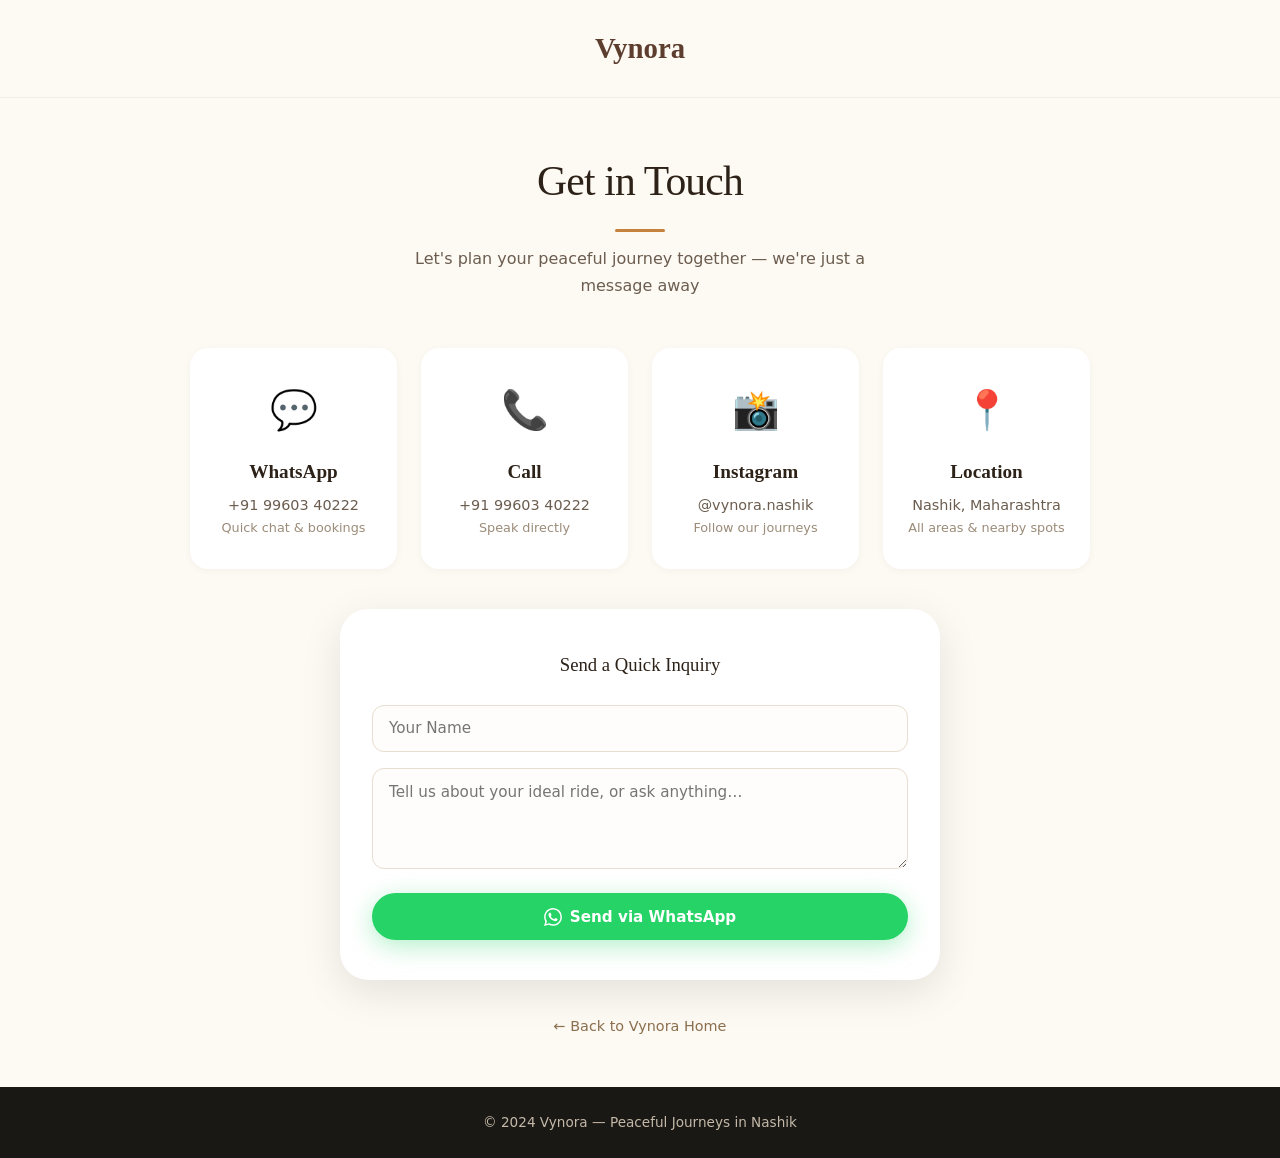
<file: contact.html>
<!DOCTYPE html>
<html lang="en">
<head>
    <meta charset="UTF-8">
    <meta name="viewport" content="width=device-width, initial-scale=1.0">
    <title>Contact – Vynora | Nashik Ride Experience</title>
    <style>
        :root {
            --cream: #fdf9f3;
            --brown: #8b6f4e;
            --brown-dark: #5c3d2e;
            --forest: #2c5f4b;
            --gold: #c4823c;
            --gold-light: #e8c98b;
            --white: #ffffff;
            --text: #2d2218;
            --text-secondary: #6b5d4f;
            --text-muted: #9b8b78;
            --shadow-sm: 0 2px 8px rgba(0,0,0,0.04);
            --shadow-md: 0 4px 20px rgba(0,0,0,0.07);
            --shadow-lg: 0 12px 40px rgba(0,0,0,0.1);
            --radius-sm: 12px;
            --radius: 18px;
            --radius-lg: 28px;
            --font-heading: 'Georgia', 'Times New Roman', serif;
            --font-body: 'Inter', 'Segoe UI', system-ui, sans-serif;
        }

        * { margin:0; padding:0; box-sizing:border-box; }
        body {
            font-family: var(--font-body);
            background: var(--cream);
            color: var(--text);
            line-height: 1.7;
            display: flex;
            flex-direction: column;
            min-height: 100vh;
        }

        .nav {
            padding: 1.5rem 2rem;
            text-align: center;
            background: rgba(253, 249, 243, 0.8);
            backdrop-filter: blur(12px);
            border-bottom: 1px solid rgba(0,0,0,0.05);
        }
        .nav-logo {
            font-family: var(--font-heading);
            font-size: 1.8rem;
            font-weight: 600;
            color: var(--brown-dark);
            text-decoration: none;
        }

        .main {
            flex: 1;
            display: flex;
            align-items: center;
            justify-content: center;
            padding: 3rem 1.5rem;
        }

        .contact-container {
            width: 100%;
            max-width: 900px;
            margin: 0 auto;
        }

        .section-header {
            text-align: center;
            margin-bottom: 3rem;
        }
        .section-header h2 {
            font-family: var(--font-heading);
            font-size: clamp(2rem, 4vw, 2.6rem);
            font-weight: 400;
            color: var(--text);
            letter-spacing: -0.02em;
            margin-bottom: 0.5rem;
        }
        .section-line {
            width: 50px;
            height: 3px;
            background: var(--gold);
            border-radius: 2px;
            margin: 0.8rem auto;
        }
        .section-header p {
            color: var(--text-secondary);
            font-size: 1rem;
            max-width: 500px;
            margin: 0 auto;
        }

        .contact-grid {
            display: grid;
            grid-template-columns: repeat(auto-fit, minmax(200px, 1fr));
            gap: 1.5rem;
            margin-bottom: 2.5rem;
        }
        .contact-card {
            background: var(--white);
            border-radius: var(--radius);
            padding: 1.8rem 1.5rem;
            text-align: center;
            box-shadow: var(--shadow-sm);
            transition: all 0.35s ease;
            border: 1px solid transparent;
            cursor: pointer;
            text-decoration: none;
            color: inherit;
        }
        .contact-card:hover {
            transform: translateY(-4px);
            box-shadow: var(--shadow-lg);
            border-color: var(--gold-light);
        }
        .contact-card .contact-icon { font-size: 2.4rem; margin-bottom: 0.8rem; }
        .contact-card h4 { font-family: var(--font-heading); font-size: 1.2rem; font-weight: 600; margin-bottom: 0.3rem; }
        .contact-card p { font-size: 0.9rem; color: var(--text-secondary); }

        .contact-form-card {
            background: var(--white);
            border-radius: var(--radius-lg);
            padding: 2.5rem 2rem;
            box-shadow: var(--shadow-lg);
            max-width: 600px;
            margin: 0 auto;
        }
        .contact-form-card h3 {
            font-family: var(--font-heading);
            text-align: center;
            margin-bottom: 1.5rem;
            font-weight: 400;
        }
        .contact-form-card input,
        .contact-form-card textarea {
            width: 100%;
            padding: 0.85rem 1rem;
            border: 1.5px solid #e8ddd0;
            border-radius: var(--radius-sm);
            font-family: var(--font-body);
            font-size: 0.95rem;
            margin-bottom: 1rem;
            transition: all 0.3s;
            background: #fefdfb;
        }
        .contact-form-card input:focus,
        .contact-form-card textarea:focus {
            outline: none;
            border-color: var(--gold);
            box-shadow: 0 0 0 3px rgba(196,130,60,0.1);
        }
        .btn-wa {
            display: inline-flex;
            align-items: center;
            justify-content: center;
            gap: 0.5rem;
            width: 100%;
            padding: 0.9rem;
            border-radius: 50px;
            font-weight: 600;
            font-size: 0.95rem;
            cursor: pointer;
            border: none;
            background: #25d366;
            color: #fff;
            box-shadow: 0 6px 24px rgba(37,211,102,0.35);
            transition: all 0.35s ease;
            font-family: var(--font-body);
            text-decoration: none;
        }
        .btn-wa:hover {
            background: #1ebc59;
            transform: translateY(-2px);
            box-shadow: 0 10px 32px rgba(37,211,102,0.5);
        }

        .back-link {
            text-align: center;
            margin-top: 2rem;
        }
        .back-link a {
            color: var(--brown);
            font-weight: 500;
            text-decoration: none;
            font-size: 0.9rem;
        }
        .back-link a:hover { text-decoration: underline; }

        .footer {
            background: #1a1815;
            color: #c4b9a8;
            padding: 1.5rem;
            text-align: center;
            font-size: 0.85rem;
        }
    </style>
</head>
<body>
    <nav class="nav">
        <a href="index.html" class="nav-logo">Vynora</a>
    </nav>

    <main class="main">
        <div class="contact-container">
            <div class="section-header">
                <h2>Get in Touch</h2>
                <div class="section-line"></div>
                <p>Let's plan your peaceful journey together — we're just a message away</p>
            </div>

            <div class="contact-grid">
                <a href="https://wa.me/919960340222?text=Hello%20Vynora%2C%20I%20have%20a%20question" target="_blank" class="contact-card">
                    <div class="contact-icon">💬</div>
                    <h4>WhatsApp</h4>
                    <p>+91 99603 40222</p>
                    <p style="font-size:0.8rem;color:var(--text-muted);">Quick chat & bookings</p>
                </a>
                <a href="tel:+919960340222" class="contact-card">
                    <div class="contact-icon">📞</div>
                    <h4>Call</h4>
                    <p>+91 99603 40222</p>
                    <p style="font-size:0.8rem;color:var(--text-muted);">Speak directly</p>
                </a>
                <a href="https://instagram.com/vynora.nashik" target="_blank" class="contact-card">
                    <div class="contact-icon">📸</div>
                    <h4>Instagram</h4>
                    <p>@vynora.nashik</p>
                    <p style="font-size:0.8rem;color:var(--text-muted);">Follow our journeys</p>
                </a>
                <div class="contact-card">
                    <div class="contact-icon">📍</div>
                    <h4>Location</h4>
                    <p>Nashik, Maharashtra</p>
                    <p style="font-size:0.8rem;color:var(--text-muted);">All areas & nearby spots</p>
                </div>
            </div>

            <div class="contact-form-card">
                <h3>Send a Quick Inquiry</h3>
                <input type="text" id="contactName" placeholder="Your Name">
                <textarea id="contactMessage" placeholder="Tell us about your ideal ride, or ask anything…" rows="4"></textarea>
                <button class="btn-wa" id="sendInquiryBtn">
                    <svg width="18" height="18" viewBox="0 0 24 24" fill="white"><path d="M17.472 14.382c-.297-.149-1.758-.867-2.03-.967-.273-.099-.471-.148-.67.15-.197.297-.767.966-.94 1.164-.173.199-.347.223-.644.075-.297-.15-1.255-.463-2.39-1.475-.883-.788-1.48-1.761-1.653-2.059-.173-.297-.018-.458.13-.606.134-.133.298-.347.446-.52.149-.174.198-.298.298-.497.099-.198.05-.371-.025-.52-.075-.149-.669-1.612-.916-2.207-.242-.579-.487-.5-.669-.51-.173-.008-.371-.01-.57-.01-.198 0-.52.074-.792.372-.272.297-1.04 1.016-1.04 2.479 0 1.462 1.065 2.875 1.213 3.074.149.198 2.096 3.2 5.077 4.487.709.306 1.262.489 1.694.625.712.227 1.36.195 1.871.118.571-.085 1.758-.719 2.006-1.413.248-.694.248-1.289.173-1.413-.074-.124-.272-.198-.57-.347m-5.421 7.403h-.004a9.87 9.87 0 01-5.031-1.378l-.361-.214-3.741.982.998-3.648-.235-.374a9.86 9.86 0 01-1.51-5.26c.001-5.45 4.436-9.884 9.888-9.884 2.64 0 5.122 1.03 6.988 2.898a9.825 9.825 0 012.893 6.994c-.003 5.45-4.437 9.884-9.885 9.884m8.413-18.297A11.815 11.815 0 0012.05 0C5.495 0 .16 5.335.157 11.892c0 2.096.547 4.142 1.588 5.945L.057 24l6.305-1.654a11.882 11.882 0 005.683 1.448h.005c6.554 0 11.89-5.335 11.893-11.893a11.821 11.821 0 00-3.48-8.413z"/></svg>
                    Send via WhatsApp
                </button>
            </div>

            <div class="back-link">
                <a href="index.html">← Back to Vynora Home</a>
            </div>
        </div>
    </main>

    <footer class="footer">
        © 2024 Vynora — Peaceful Journeys in Nashik
    </footer>

    <script>
        document.getElementById('sendInquiryBtn').addEventListener('click', () => {
            const name = document.getElementById('contactName').value.trim() || '[Name]';
            const message = document.getElementById('contactMessage').value.trim() || '[No message]';
            const text = `Hello Vynora, I have an inquiry.%0A%0A👤 Name: ${name}%0A📝 Message: ${message}`;
            window.open(`https://wa.me/919960340222?text=${text}`, '_blank');
        });
    </script>
</body>
</html>
</file>
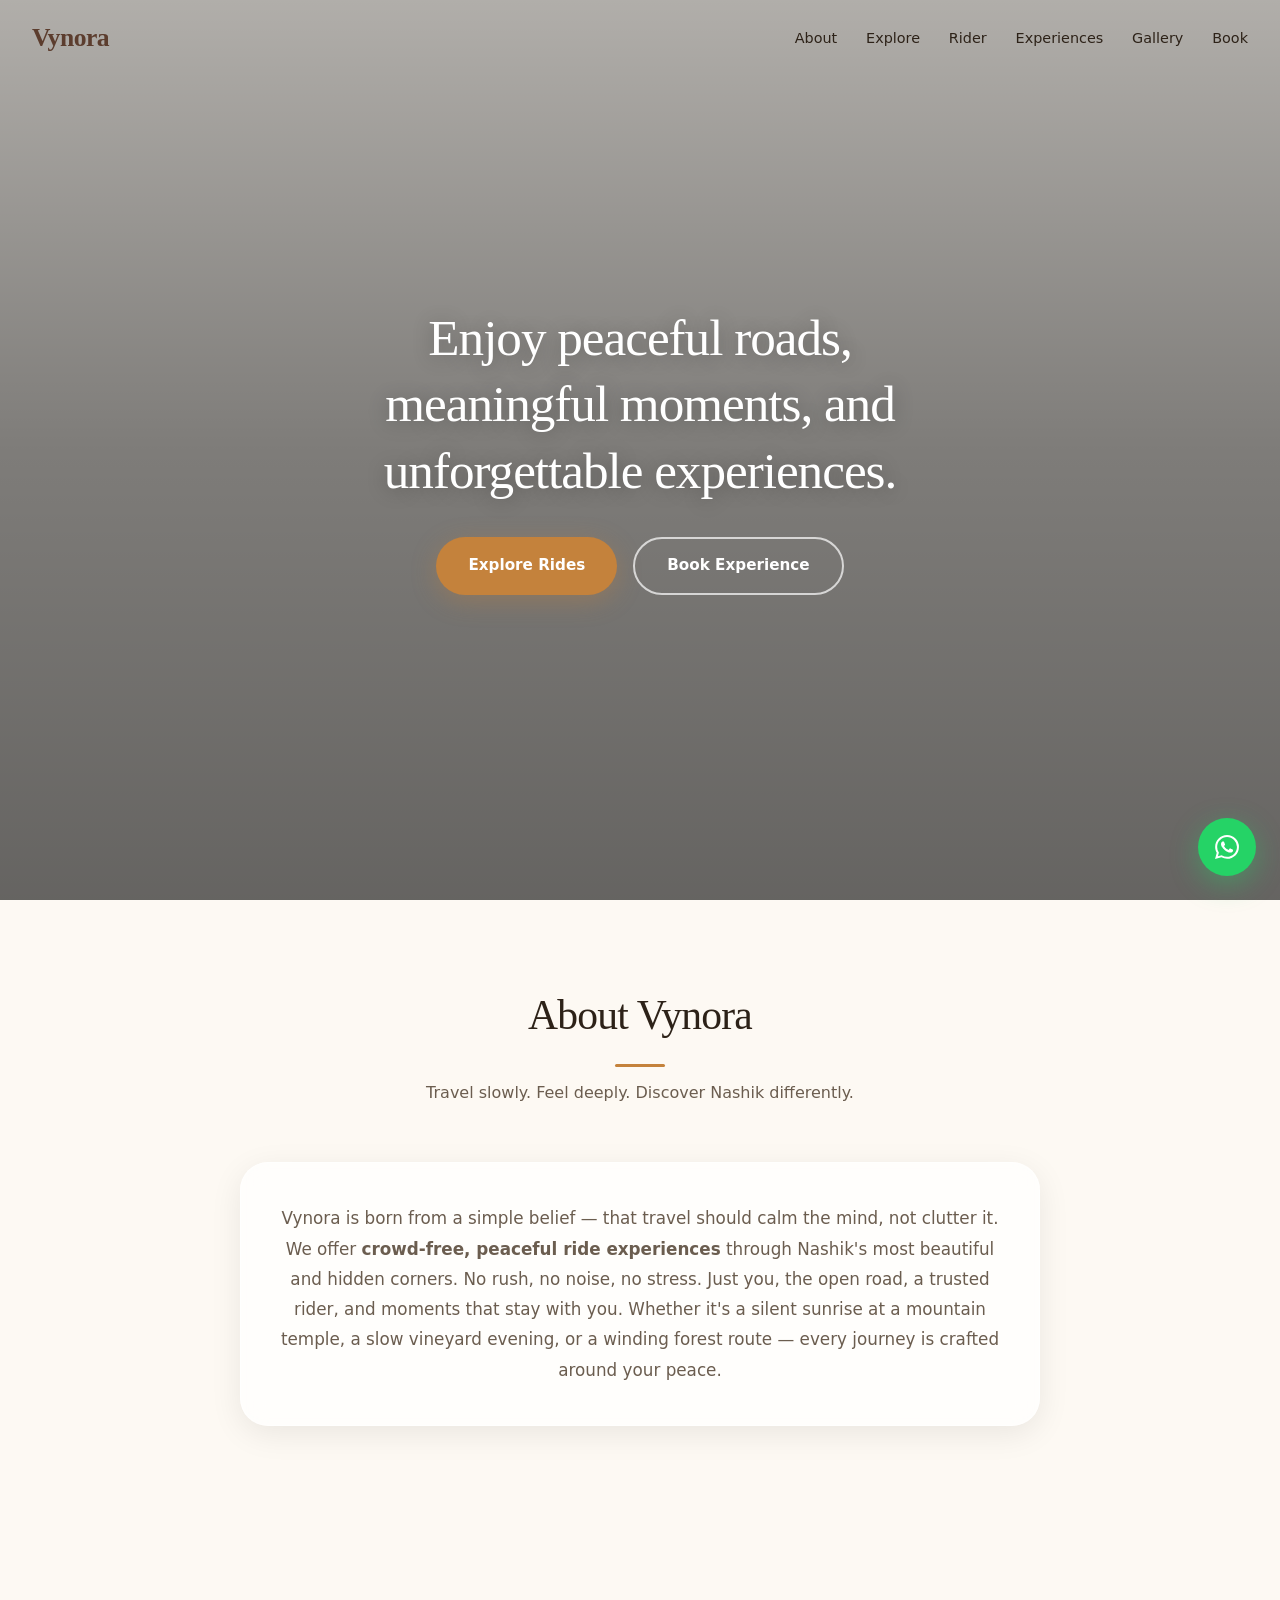
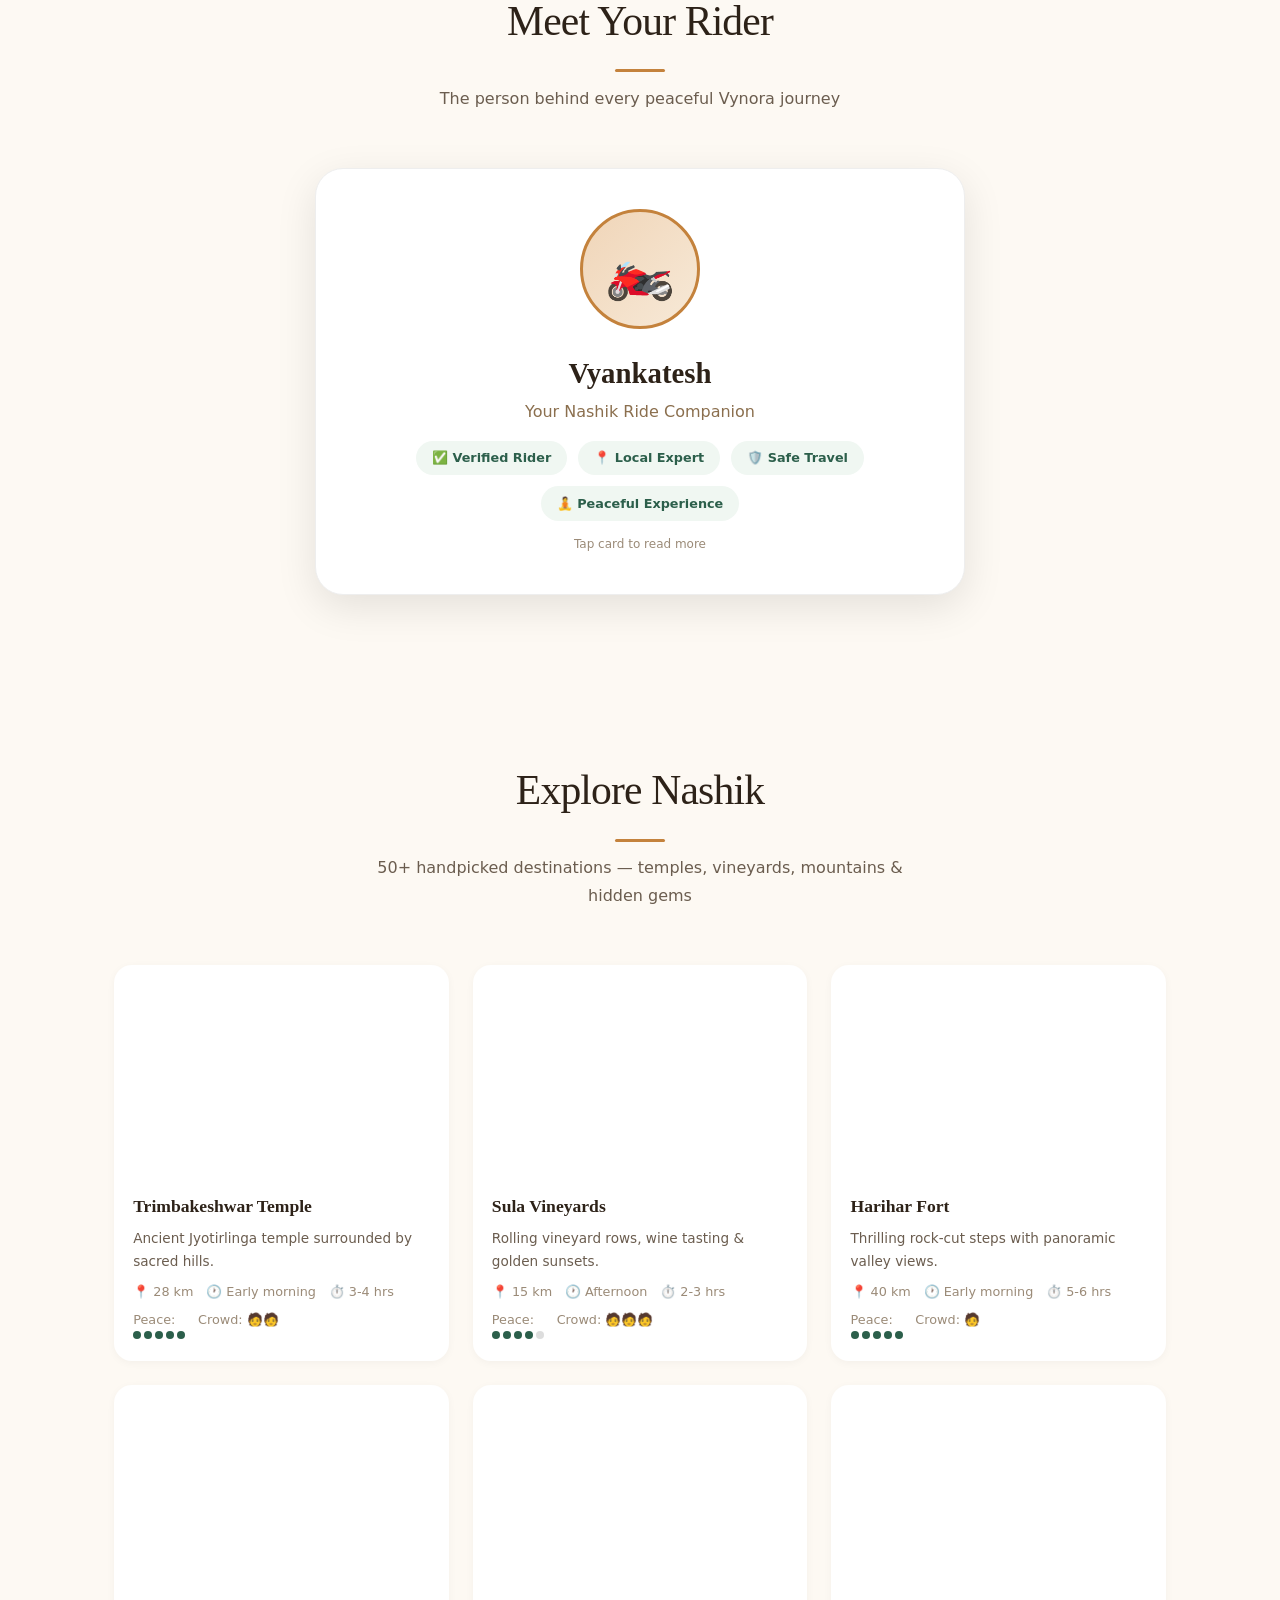
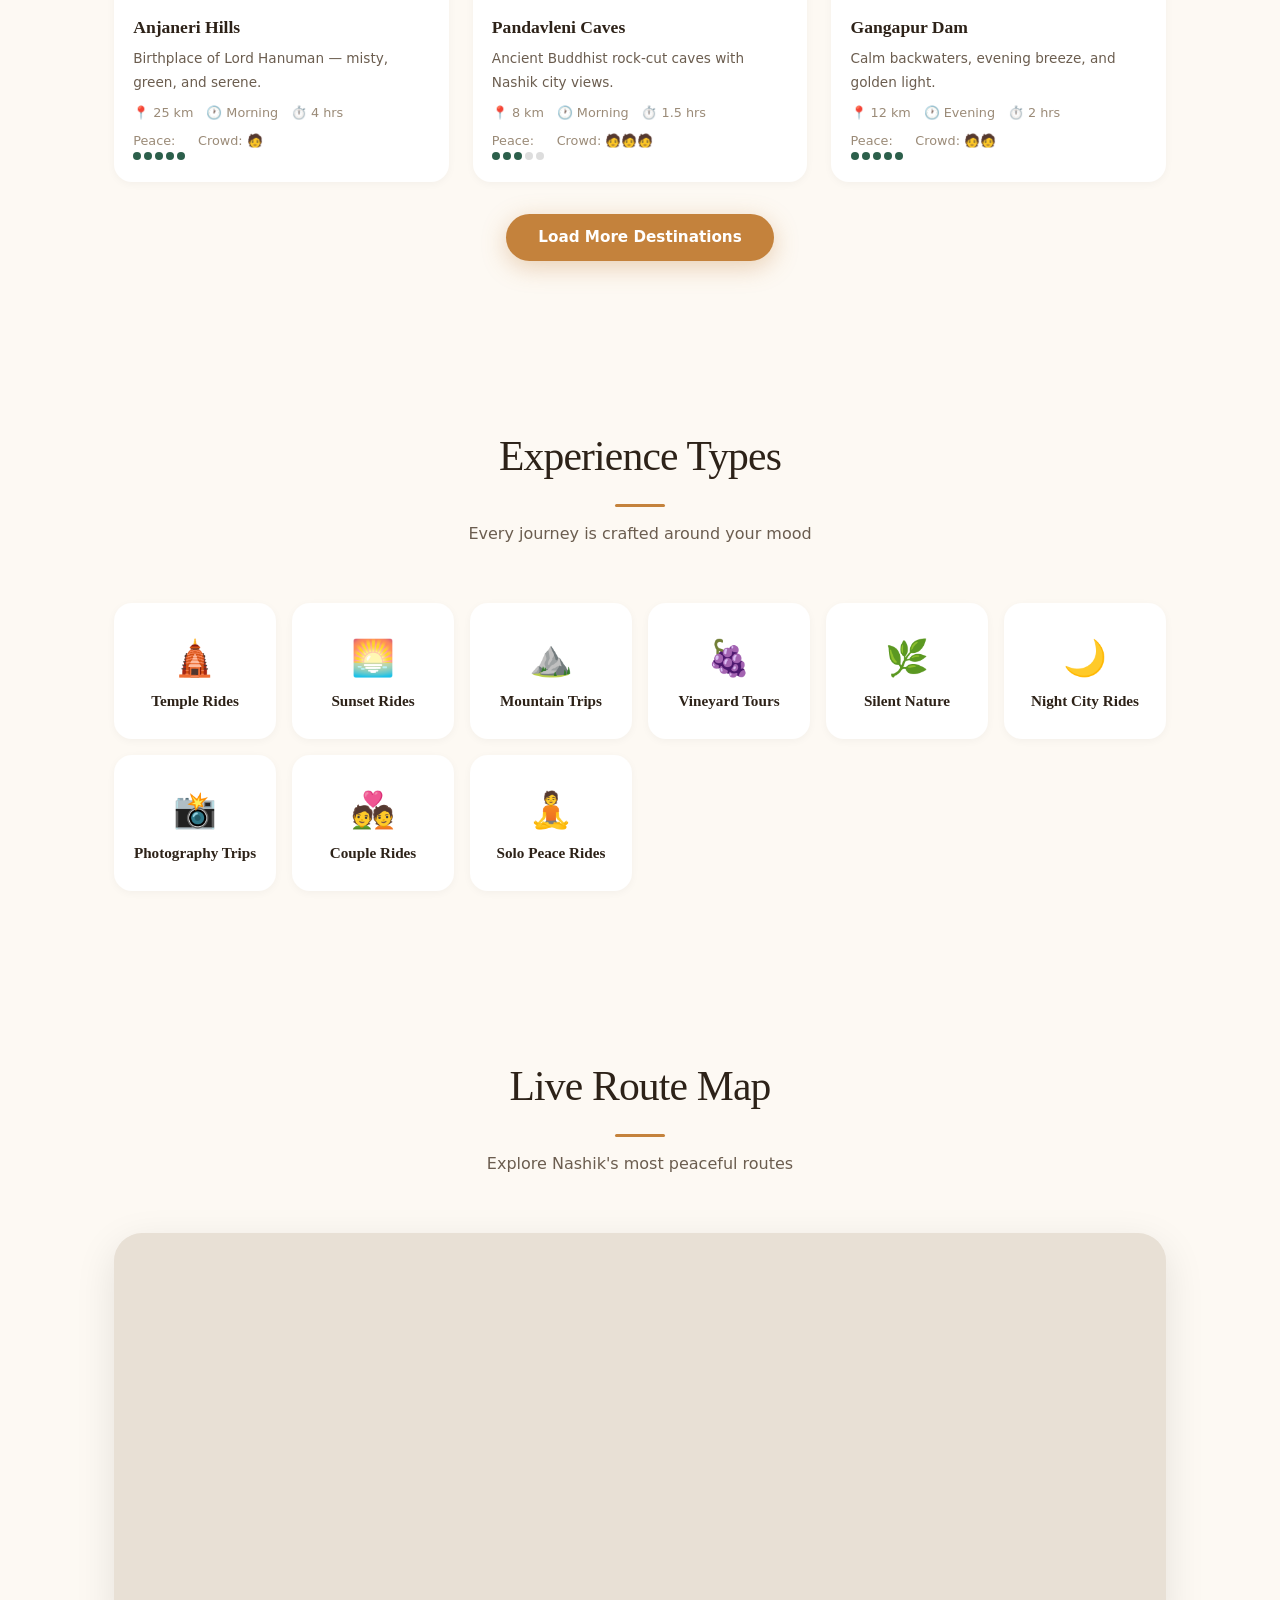
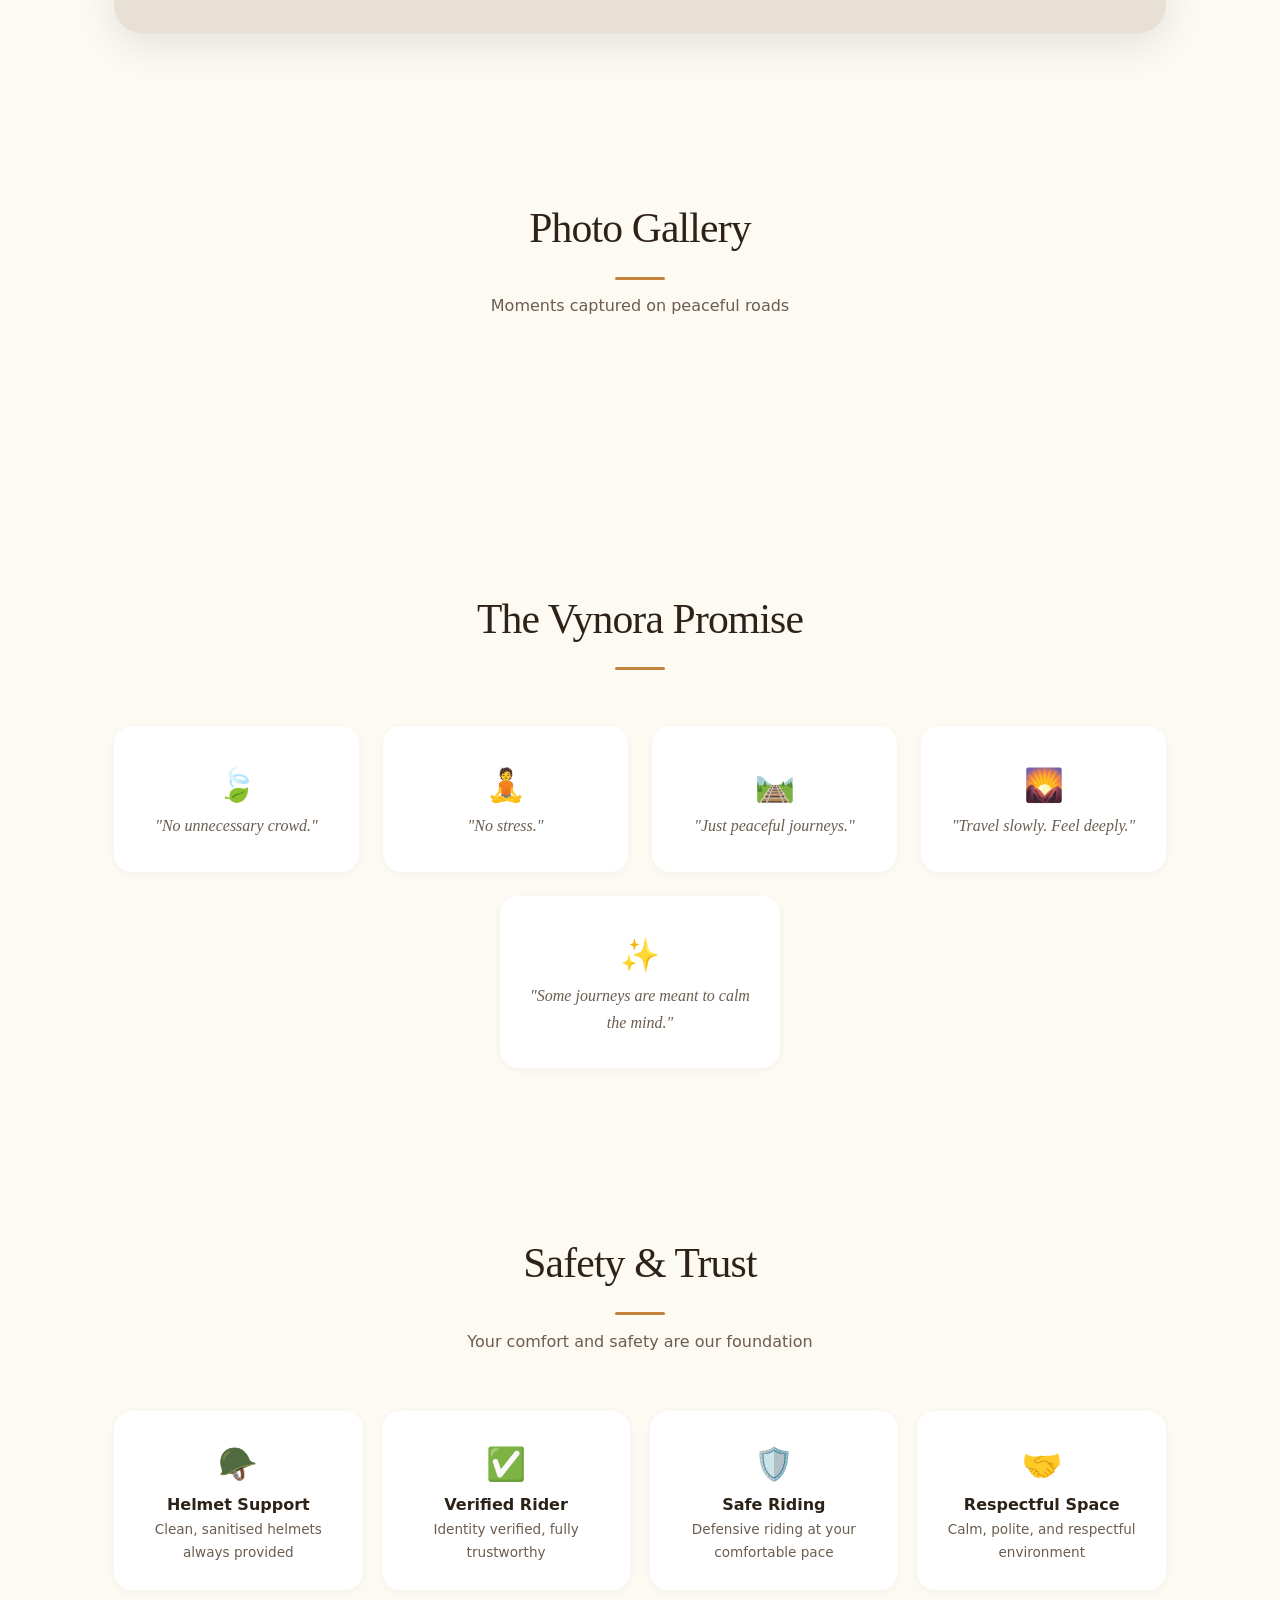
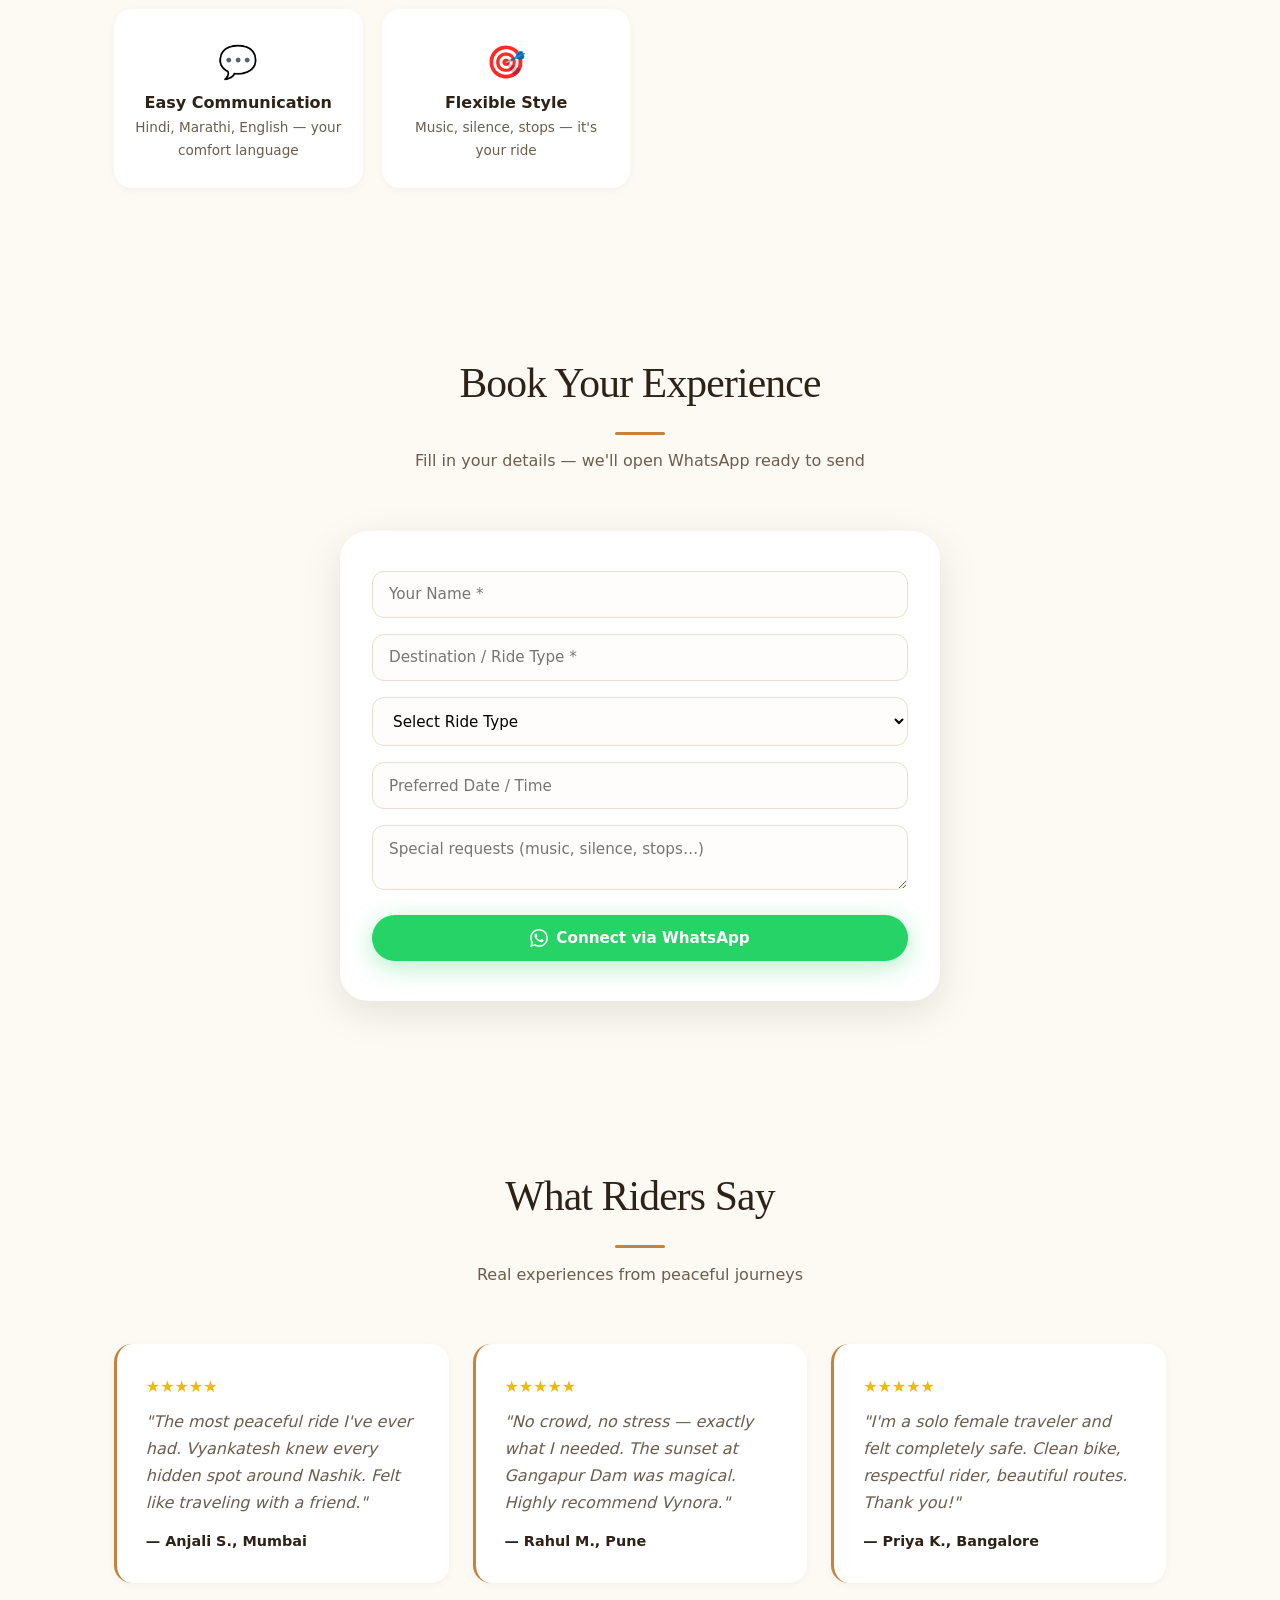
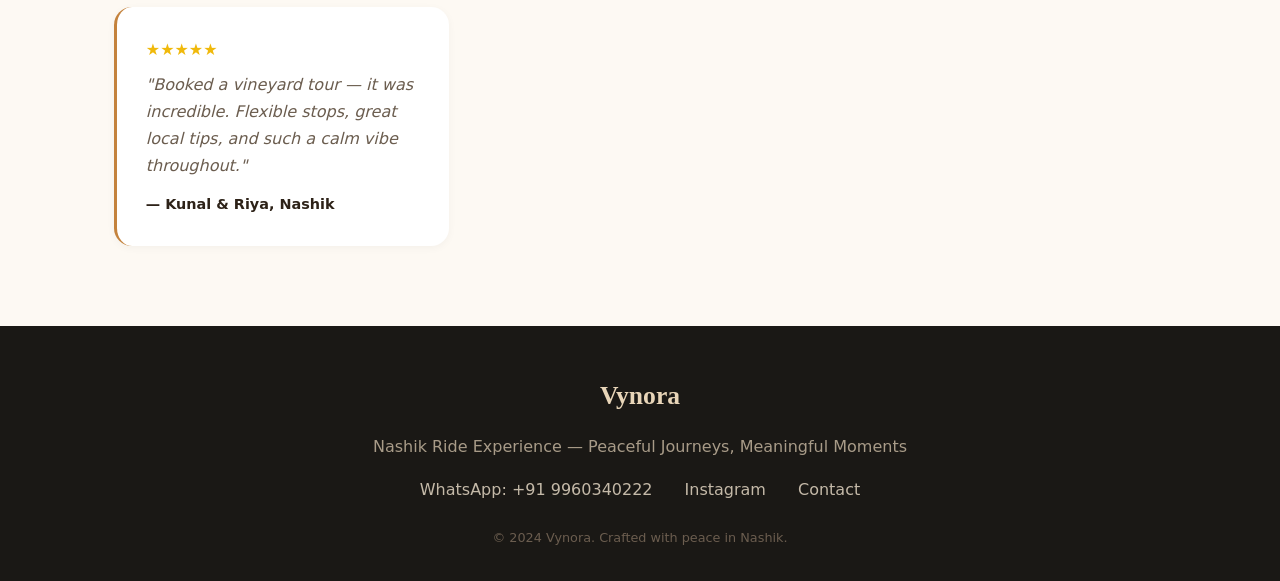
<file: Moments.html>
<!DOCTYPE html>
<html lang="en">
<head>
    <meta charset="UTF-8">
    <meta name="viewport" content="width=device-width, initial-scale=1.0">
    <title>Vynora – Nashik Ride Experience | Peaceful Journeys</title>
    <style>
        :root {
            --cream: #fdf9f3;
            --cream-dark: #f5ede0;
            --brown: #8b6f4e;
            --brown-dark: #5c3d2e;
            --brown-light: #c4a882;
            --forest: #2c5f4b;
            --forest-light: #4a8c6f;
            --forest-dark: #1a3d2e;
            --gold: #c4823c;
            --gold-light: #e8c98b;
            --white: #ffffff;
            --off-white: #fefcf8;
            --text: #2d2218;
            --text-secondary: #6b5d4f;
            --text-muted: #9b8b78;
            --glass-bg: rgba(255, 255, 255, 0.75);
            --glass-border: rgba(255, 255, 255, 0.5);
            --glass-shadow: 0 8px 32px rgba(0, 0, 0, 0.08);
            --shadow-sm: 0 2px 8px rgba(0, 0, 0, 0.04);
            --shadow-md: 0 4px 20px rgba(0, 0, 0, 0.07);
            --shadow-lg: 0 12px 40px rgba(0, 0, 0, 0.1);
            --shadow-xl: 0 20px 60px rgba(0, 0, 0, 0.14);
            --radius-sm: 12px;
            --radius: 18px;
            --radius-lg: 28px;
            --radius-xl: 36px;
            --font-heading: 'Georgia', 'Times New Roman', 'Noto Serif', serif;
            --font-body: 'Inter', 'Segoe UI', system-ui, -apple-system, sans-serif;
            --transition: 0.4s cubic-bezier(0.25, 0.8, 0.25, 1.2);
            --transition-smooth: 0.5s cubic-bezier(0.22, 0.61, 0.36, 1);
        }

        * {
            margin: 0;
            padding: 0;
            box-sizing: border-box;
        }

        html {
            scroll-behavior: smooth;
            font-size: 16px;
        }

        body {
            font-family: var(--font-body);
            background: var(--cream);
            color: var(--text);
            line-height: 1.7;
            overflow-x: hidden;
            -webkit-font-smoothing: antialiased;
        }

        /* ── Scroll Reveal ────────────────────── */
        .reveal {
            opacity: 0;
            transform: translateY(40px);
            transition: opacity 0.8s ease, transform 0.8s cubic-bezier(0.22, 0.61, 0.36, 1);
        }
        .reveal.visible {
            opacity: 1;
            transform: translateY(0);
        }
        .reveal-delay-1 {
            transition-delay: 0.1s;
        }
        .reveal-delay-2 {
            transition-delay: 0.2s;
        }
        .reveal-delay-3 {
            transition-delay: 0.3s;
        }
        .reveal-delay-4 {
            transition-delay: 0.4s;
        }

        /* ── Floating WhatsApp Button ──────────── */
        .floating-wa {
            position: fixed;
            bottom: 24px;
            right: 24px;
            z-index: 1000;
            background: #25d366;
            color: #fff;
            width: 58px;
            height: 58px;
            border-radius: 50%;
            display: flex;
            align-items: center;
            justify-content: center;
            box-shadow: 0 8px 28px rgba(37, 211, 102, 0.4);
            cursor: pointer;
            transition: all 0.35s ease;
            text-decoration: none;
            animation: floatPulse 3s ease-in-out infinite;
        }
        .floating-wa:hover {
            transform: scale(1.12);
            box-shadow: 0 12px 36px rgba(37, 211, 102, 0.55);
        }
        @keyframes floatPulse {
            0%,
            100% {
                transform: translateY(0);
            }
            50% {
                transform: translateY(-8px);
            }
        }

        /* ── Navigation ────────────────────────── */
        .nav {
            position: fixed;
            top: 0;
            left: 0;
            width: 100%;
            z-index: 999;
            padding: 1rem 2rem;
            transition: all 0.4s ease;
            display: flex;
            align-items: center;
            justify-content: space-between;
        }
        .nav.scrolled {
            background: rgba(253, 249, 243, 0.92);
            backdrop-filter: blur(16px);
            box-shadow: 0 2px 20px rgba(0, 0, 0, 0.06);
        }
        .nav-logo {
            font-family: var(--font-heading);
            font-size: 1.6rem;
            font-weight: 600;
            color: var(--brown-dark);
            letter-spacing: -0.02em;
        }
        .nav-links {
            display: flex;
            gap: 1.8rem;
            list-style: none;
            flex-wrap: wrap;
        }
        .nav-links a {
            text-decoration: none;
            color: var(--text);
            font-weight: 500;
            font-size: 0.9rem;
            transition: color 0.3s;
        }
        .nav-links a:hover {
            color: var(--gold);
        }

        /* ── Hero Section ──────────────────────── */
        .hero {
            position: relative;
            width: 100%;
            height: 100vh;
            min-height: 600px;
            display: flex;
            align-items: center;
            justify-content: center;
            overflow: hidden;
            background: url('https://images.unsplash.com/photo-1506905925346-21bda4d32df4?q=80&w=2070&auto=format&fit=crop') no-repeat center center;
            background-size: cover;
        }
        .hero::before {
            content: '';
            position: absolute;
            top: 0;
            left: 0;
            width: 100%;
            height: 100%;
            background: linear-gradient(to bottom, rgba(0, 0, 0, 0.3), rgba(0, 0, 0, 0.5), rgba(0, 0, 0, 0.6));
            z-index: 1;
        }
        .hero-content {
            position: relative;
            z-index: 2;
            text-align: center;
            padding: 2rem;
            max-width: 750px;
        }
        .hero-tagline {
            font-family: var(--font-heading);
            font-size: clamp(2rem, 5vw, 3.2rem);
            color: #fff;
            font-weight: 400;
            letter-spacing: -0.02em;
            line-height: 1.3;
            margin-bottom: 2rem;
            text-shadow: 0 2px 20px rgba(0, 0, 0, 0.3);
        }
        .hero-buttons {
            display: flex;
            gap: 1rem;
            flex-wrap: wrap;
            justify-content: center;
        }
        .btn {
            display: inline-flex;
            align-items: center;
            gap: 0.5rem;
            padding: 0.9rem 2rem;
            border-radius: 50px;
            font-weight: 600;
            font-size: 0.95rem;
            cursor: pointer;
            transition: all 0.35s ease;
            text-decoration: none;
            font-family: var(--font-body);
            border: none;
        }
        .btn-primary {
            background: var(--gold);
            color: #fff;
            box-shadow: 0 6px 24px rgba(196, 130, 60, 0.35);
        }
        .btn-primary:hover {
            background: #b87535;
            transform: translateY(-2px);
            box-shadow: 0 10px 32px rgba(196, 130, 60, 0.5);
        }
        .btn-outline-light {
            background: transparent;
            border: 2px solid rgba(255, 255, 255, 0.7);
            color: #fff;
        }
        .btn-outline-light:hover {
            background: rgba(255, 255, 255, 0.15);
            border-color: #fff;
            transform: translateY(-2px);
        }
        .btn-wa {
            background: #25d366;
            color: #fff;
            box-shadow: 0 6px 24px rgba(37, 211, 102, 0.35);
        }
        .btn-wa:hover {
            background: #1ebc59;
            transform: translateY(-2px);
            box-shadow: 0 10px 32px rgba(37, 211, 102, 0.5);
        }

        /* ── Section Styles ────────────────────── */
        .section {
            padding: 5rem 1.5rem;
            max-width: 1100px;
            margin: 0 auto;
        }
        .section-header {
            text-align: center;
            margin-bottom: 3.5rem;
        }
        .section-header h2 {
            font-family: var(--font-heading);
            font-size: clamp(1.8rem, 4vw, 2.6rem);
            font-weight: 400;
            color: var(--text);
            letter-spacing: -0.02em;
            margin-bottom: 0.6rem;
        }
        .section-header .section-line {
            width: 50px;
            height: 3px;
            background: var(--gold);
            border-radius: 2px;
            margin: 0.8rem auto;
        }
        .section-header p {
            color: var(--text-secondary);
            font-size: 1rem;
            max-width: 550px;
            margin: 0 auto;
        }

        /* ── About Section ─────────────────────── */
        .about-card {
            background: var(--glass-bg);
            backdrop-filter: blur(12px);
            border: 1px solid var(--glass-border);
            border-radius: var(--radius-lg);
            padding: 2.5rem 2rem;
            box-shadow: var(--glass-shadow);
            text-align: center;
            max-width: 800px;
            margin: 0 auto;
        }
        .about-card p {
            font-size: 1.05rem;
            color: var(--text-secondary);
            line-height: 1.8;
        }

        /* ── Meet Rider Card ───────────────────── */
        .rider-premium-card {
            background: var(--white);
            border-radius: var(--radius-lg);
            padding: 2.5rem 2rem;
            box-shadow: var(--shadow-lg);
            text-align: center;
            max-width: 650px;
            margin: 0 auto;
            border: 1px solid #eee;
            cursor: pointer;
            transition: all 0.4s ease;
            position: relative;
            overflow: hidden;
        }
        .rider-premium-card:hover {
            transform: translateY(-6px);
            box-shadow: var(--shadow-xl);
        }
        .rider-premium-card .rider-avatar {
            width: 120px;
            height: 120px;
            border-radius: 50%;
            background: linear-gradient(135deg, #f0d5b8, #f7e9d7);
            margin: 0 auto 1.2rem;
            display: flex;
            align-items: center;
            justify-content: center;
            font-size: 3.5rem;
            border: 3px solid var(--gold);
        }
        .rider-extra-content {
            max-height: 0;
            overflow: hidden;
            opacity: 0;
            transition: all 0.5s ease;
            text-align: left;
            margin-top: 0;
        }
        .rider-premium-card.expanded .rider-extra-content {
            max-height: 400px;
            opacity: 1;
            margin-top: 1.5rem;
        }
        .trust-badges {
            display: flex;
            flex-wrap: wrap;
            gap: 0.7rem;
            justify-content: center;
            margin-top: 1rem;
        }
        .trust-badge {
            background: #f0f7f2;
            color: var(--forest);
            padding: 0.4rem 1rem;
            border-radius: 50px;
            font-size: 0.8rem;
            font-weight: 600;
        }

        /* ── Explore Cards Grid ────────────────── */
        .explore-grid {
            display: grid;
            grid-template-columns: repeat(auto-fit, minmax(280px, 1fr));
            gap: 1.5rem;
        }
        .explore-card {
            background: var(--white);
            border-radius: var(--radius);
            overflow: hidden;
            box-shadow: var(--shadow-sm);
            transition: all 0.4s ease;
            cursor: pointer;
        }
        .explore-card:hover {
            transform: translateY(-6px);
            box-shadow: var(--shadow-lg);
        }
        .explore-card img {
            width: 100%;
            height: 200px;
            object-fit: cover;
        }
        .explore-card-body {
            padding: 1.2rem 1.2rem 1.4rem;
        }
        .explore-card-body h4 {
            font-family: var(--font-heading);
            font-size: 1.1rem;
            font-weight: 600;
            margin-bottom: 0.3rem;
        }
        .explore-card-body .meta {
            font-size: 0.8rem;
            color: var(--text-muted);
            display: flex;
            flex-wrap: wrap;
            gap: 0.8rem;
            margin-top: 0.5rem;
        }
        .peace-indicator {
            display: flex;
            gap: 3px;
        }
        .peace-dot {
            width: 8px;
            height: 8px;
            border-radius: 50%;
            background: #ddd;
        }
        .peace-dot.filled {
            background: var(--forest);
        }

        /* ── Experience Type Cards ─────────────── */
        .exp-grid {
            display: grid;
            grid-template-columns: repeat(auto-fit, minmax(160px, 1fr));
            gap: 1rem;
        }
        .exp-card {
            background: var(--white);
            border-radius: var(--radius);
            padding: 1.5rem 1rem;
            text-align: center;
            box-shadow: var(--shadow-sm);
            transition: all 0.35s ease;
            cursor: pointer;
            border: 1px solid transparent;
        }
        .exp-card:hover {
            transform: translateY(-4px);
            box-shadow: var(--shadow-md);
            border-color: var(--gold-light);
        }
        .exp-card .exp-icon {
            font-size: 2.2rem;
            margin-bottom: 0.6rem;
        }
        .exp-card h5 {
            font-family: var(--font-heading);
            font-size: 0.95rem;
            font-weight: 600;
        }

        /* ── Map Section ────────────────────────── */
        .map-container {
            border-radius: var(--radius-lg);
            overflow: hidden;
            box-shadow: var(--shadow-lg);
            height: 400px;
            background: #e8e0d5;
        }
        .map-container iframe {
            width: 100%;
            height: 100%;
            border: none;
        }

        /* ── Gallery ───────────────────────────── */
        .gallery-grid {
            columns: 4;
            column-gap: 1rem;
        }
        .gallery-grid img {
            width: 100%;
            border-radius: var(--radius-sm);
            margin-bottom: 1rem;
            cursor: pointer;
            transition: all 0.4s ease;
            display: block;
        }
        .gallery-grid img:hover {
            transform: scale(1.03);
            box-shadow: var(--shadow-lg);
        }

        /* ── Peace Quotes ──────────────────────── */
        .peace-quotes {
            display: flex;
            flex-wrap: wrap;
            gap: 1.5rem;
            justify-content: center;
        }
        .peace-quote-card {
            background: var(--white);
            border-radius: var(--radius);
            padding: 2rem 1.5rem;
            text-align: center;
            box-shadow: var(--shadow-sm);
            flex: 1 1 200px;
            max-width: 280px;
            transition: all 0.35s ease;
        }
        .peace-quote-card:hover {
            transform: translateY(-4px);
            box-shadow: var(--shadow-md);
            background: #fffefb;
        }
        .peace-quote-card .quote-icon {
            font-size: 2rem;
            margin-bottom: 0.5rem;
        }
        .peace-quote-card p {
            font-family: var(--font-heading);
            font-style: italic;
            color: var(--text-secondary);
            font-size: 1rem;
        }

        /* ── Safety Section ────────────────────── */
        .safety-grid {
            display: grid;
            grid-template-columns: repeat(auto-fit, minmax(200px, 1fr));
            gap: 1.2rem;
        }
        .safety-card {
            background: var(--white);
            border-radius: var(--radius);
            padding: 1.6rem 1.2rem;
            text-align: center;
            box-shadow: var(--shadow-sm);
            transition: all 0.3s ease;
        }
        .safety-card:hover {
            transform: translateY(-3px);
            box-shadow: var(--shadow-md);
        }
        .safety-card .safety-icon {
            font-size: 2rem;
            margin-bottom: 0.5rem;
        }

        /* ── Booking Form ──────────────────────── */
        .booking-card {
            background: var(--white);
            border-radius: var(--radius-lg);
            padding: 2.5rem 2rem;
            box-shadow: var(--shadow-lg);
            max-width: 600px;
            margin: 0 auto;
        }
        .booking-card input,
        .booking-card select,
        .booking-card textarea {
            width: 100%;
            padding: 0.85rem 1rem;
            border: 1.5px solid #e8ddd0;
            border-radius: var(--radius-sm);
            font-family: var(--font-body);
            font-size: 0.95rem;
            margin-bottom: 1rem;
            transition: all 0.3s;
            background: #fefdfb;
        }
        .booking-card input:focus,
        .booking-card select:focus,
        .booking-card textarea:focus {
            outline: none;
            border-color: var(--gold);
            box-shadow: 0 0 0 3px rgba(196, 130, 60, 0.1);
        }

        /* ── Testimonials ──────────────────────── */
        .testimonial-grid {
            display: grid;
            grid-template-columns: repeat(auto-fit, minmax(280px, 1fr));
            gap: 1.5rem;
        }
        .testimonial-card {
            background: var(--white);
            border-radius: var(--radius);
            padding: 1.8rem;
            box-shadow: var(--shadow-sm);
            transition: all 0.35s ease;
            border-left: 3px solid var(--gold);
        }
        .testimonial-card:hover {
            transform: translateY(-3px);
            box-shadow: var(--shadow-md);
        }
        .testimonial-card .stars {
            color: #f0b90b;
            margin-bottom: 0.5rem;
        }
        .testimonial-card p {
            font-style: italic;
            color: var(--text-secondary);
            margin-bottom: 0.8rem;
        }
        .testimonial-card .author {
            font-weight: 600;
            font-size: 0.9rem;
        }

        /* ── Footer ────────────────────────────── */
        .footer {
            background: #1a1815;
            color: #c4b9a8;
            padding: 3rem 1.5rem 2rem;
            text-align: center;
        }
        .footer h3 {
            font-family: var(--font-heading);
            color: #e8d5b8;
            font-size: 1.6rem;
            margin-bottom: 1rem;
        }
        .footer-links {
            display: flex;
            gap: 2rem;
            justify-content: center;
            flex-wrap: wrap;
            margin-bottom: 1.5rem;
        }
        .footer-links a {
            color: #c4b9a8;
            text-decoration: none;
            transition: color 0.3s;
        }
        .footer-links a:hover {
            color: #fff;
        }

        /* ── Responsive ────────────────────────── */
        @media (max-width: 768px) {
            .gallery-grid {
                columns: 2;
            }
            .nav-links {
                display: none;
            }
            .hero {
                height: 90vh;
                min-height: 500px;
            }
            .section {
                padding: 3rem 1rem;
            }
            .exp-grid {
                grid-template-columns: repeat(3, 1fr);
            }
        }
        @media (max-width: 480px) {
            .gallery-grid {
                columns: 1;
            }
            .exp-grid {
                grid-template-columns: repeat(2, 1fr);
            }
            .explore-grid {
                grid-template-columns: 1fr;
            }
            .hero-tagline {
                font-size: 1.6rem;
            }
        }
    </style>
</head>
<body>

    <!-- Navigation -->
    <nav class="nav" id="navbar">
        <div class="nav-logo">Vynora</div>
        <ul class="nav-links">
            <li><a href="index.html">About</a></li>
            <li><a href="#explore">Explore</a></li>
            <li><a href="#rider">Rider</a></li>
            <li><a href="#experiences">Experiences</a></li>
            <li><a href="#gallery">Gallery</a></li>
            <li><a href="#book">Book</a></li>
        </ul>
    </nav>

    <!-- Floating WhatsApp -->
    <a href="https://wa.me/919960340222?text=Hi%20Vyankatesh%2C%20I'd%20like%20to%20book%20a%20ride%20with%20Vynora" class="floating-wa" target="_blank" title="Book via WhatsApp">
        <svg width="24" height="24" viewBox="0 0 24 24" fill="white"><path d="M17.472 14.382c-.297-.149-1.758-.867-2.03-.967-.273-.099-.471-.148-.67.15-.197.297-.767.966-.94 1.164-.173.199-.347.223-.644.075-.297-.15-1.255-.463-2.39-1.475-.883-.788-1.48-1.761-1.653-2.059-.173-.297-.018-.458.13-.606.134-.133.298-.347.446-.52.149-.174.198-.298.298-.497.099-.198.05-.371-.025-.52-.075-.149-.669-1.612-.916-2.207-.242-.579-.487-.5-.669-.51-.173-.008-.371-.01-.57-.01-.198 0-.52.074-.792.372-.272.297-1.04 1.016-1.04 2.479 0 1.462 1.065 2.875 1.213 3.074.149.198 2.096 3.2 5.077 4.487.709.306 1.262.489 1.694.625.712.227 1.36.195 1.871.118.571-.085 1.758-.719 2.006-1.413.248-.694.248-1.289.173-1.413-.074-.124-.272-.198-.57-.347m-5.421 7.403h-.004a9.87 9.87 0 01-5.031-1.378l-.361-.214-3.741.982.998-3.648-.235-.374a9.86 9.86 0 01-1.51-5.26c.001-5.45 4.436-9.884 9.888-9.884 2.64 0 5.122 1.03 6.988 2.898a9.825 9.825 0 012.893 6.994c-.003 5.45-4.437 9.884-9.885 9.884m8.413-18.297A11.815 11.815 0 0012.05 0C5.495 0 .16 5.335.157 11.892c0 2.096.547 4.142 1.588 5.945L.057 24l6.305-1.654a11.882 11.882 0 005.683 1.448h.005c6.554 0 11.89-5.335 11.893-11.893a11.821 11.821 0 00-3.48-8.413z"/></svg>
    </a>

    <!-- Hero Section -->
    <section class="hero" id="home">
        <div class="hero-content">
            <h1 class="hero-tagline">Enjoy peaceful roads,<br>meaningful moments, and<br>unforgettable experiences.</h1>
            <div class="hero-buttons">
                <a href="#explore" class="btn btn-primary">Explore Rides</a>
                <a href="#book" class="btn btn-outline-light">Book Experience</a>
            </div>
        </div>
    </section>

    <!-- About Vynora -->
    <section class="section reveal" id="about">
        <div class="section-header">
            <h2>About Vynora</h2>
            <div class="section-line"></div>
            <p>Travel slowly. Feel deeply. Discover Nashik differently.</p>
        </div>
        <div class="about-card reveal reveal-delay-1">
            <p>
                Vynora is born from a simple belief — that travel should calm the mind, not clutter it.
                We offer <strong>crowd‑free, peaceful ride experiences</strong> through Nashik's most beautiful
                and hidden corners. No rush, no noise, no stress. Just you, the open road, a trusted rider,
                and moments that stay with you. Whether it's a silent sunrise at a mountain temple, a slow
                vineyard evening, or a winding forest route — every journey is crafted around your peace.
            </p>
        </div>
    </section>

    <!-- Meet Your Rider -->
    <section class="section reveal" id="rider">
        <div class="section-header">
            <h2>Meet Your Rider</h2>
            <div class="section-line"></div>
            <p>The person behind every peaceful Vynora journey</p>
        </div>
        <div class="rider-premium-card reveal reveal-delay-1" id="riderCard">
            <div class="rider-avatar">🏍️</div>
            <h3 style="font-family:var(--font-heading);font-size:1.8rem;">Vyankatesh</h3>
            <p style="color:var(--brown);font-weight:500;">Your Nashik Ride Companion</p>
            <div class="trust-badges">
                <span class="trust-badge">✅ Verified Rider</span>
                <span class="trust-badge">📍 Local Expert</span>
                <span class="trust-badge">🛡️ Safe Travel</span>
                <span class="trust-badge">🧘 Peaceful Experience</span>
            </div>
            <div class="rider-extra-content">
                <p><strong>Hello, I'm Vyankatesh.</strong></p>
                <p>I genuinely enjoy peaceful rides, open roads, and nature. Over the years, I've explored local routes, temples, vineyards, sunrise points, and quiet places that many visitors never get to experience properly.</p>
                <p>Some people like silence, some enjoy conversations, music, or photography stops — I always adapt to the experience <em>you</em> want. Cleanliness, punctuality, and respect matter to me. More than just a ride — it's about helping you enjoy the moment.</p>
            </div>
            <p style="font-size:0.75rem;color:var(--text-muted);margin-top:0.8rem;">Tap card to read more</p>
        </div>
    </section>

    <!-- Explore Nashik -->
    <section class="section reveal" id="explore">
        <div class="section-header">
            <h2>Explore Nashik</h2>
            <div class="section-line"></div>
            <p>50+ handpicked destinations — temples, vineyards, mountains & hidden gems</p>
        </div>
        <div class="explore-grid" id="exploreGrid">
            <!-- Cards injected via JS -->
        </div>
        <div style="text-align:center;margin-top:2rem;">
            <button class="btn btn-primary" id="loadMoreBtn">Load More Destinations</button>
        </div>
    </section>

    <!-- Experience Types -->
    <section class="section reveal" id="experiences">
        <div class="section-header">
            <h2>Experience Types</h2>
            <div class="section-line"></div>
            <p>Every journey is crafted around your mood</p>
        </div>
        <div class="exp-grid">
            <div class="exp-card"><span class="exp-icon">🛕</span><h5>Temple Rides</h5></div>
            <div class="exp-card"><span class="exp-icon">🌅</span><h5>Sunset Rides</h5></div>
            <div class="exp-card"><span class="exp-icon">⛰️</span><h5>Mountain Trips</h5></div>
            <div class="exp-card"><span class="exp-icon">🍇</span><h5>Vineyard Tours</h5></div>
            <div class="exp-card"><span class="exp-icon">🌿</span><h5>Silent Nature</h5></div>
            <div class="exp-card"><span class="exp-icon">🌙</span><h5>Night City Rides</h5></div>
            <div class="exp-card"><span class="exp-icon">📸</span><h5>Photography Trips</h5></div>
            <div class="exp-card"><span class="exp-icon">💑</span><h5>Couple Rides</h5></div>
            <div class="exp-card"><span class="exp-icon">🧘</span><h5>Solo Peace Rides</h5></div>
        </div>
    </section>

    <!-- Map Section -->
    <section class="section reveal" id="map">
        <div class="section-header">
            <h2>Live Route Map</h2>
            <div class="section-line"></div>
            <p>Explore Nashik's most peaceful routes</p>
        </div>
        <div class="map-container">
            <iframe src="https://www.google.com/maps/embed?pb=!1m18!1m12!1m3!1d59966.123456789!2d73.7898!3d20.0059!2m3!1f0!2f0!3f0!3m2!1i1024!2i768!4f13.1!3m3!1m2!1s0x3bddc15b7e4b5b5b%3A0x4b5b5b5b5b5b5b5b!2sNashik%2C+Maharashtra!5e0!3m2!1sen!2sin!4v1699000000000" allowfullscreen="" loading="lazy" referrerpolicy="no-referrer-when-downgrade" title="Nashik Map"></iframe>
        </div>
    </section>

    <!-- Photo Gallery -->
    <section class="section reveal" id="gallery">
        <div class="section-header">
            <h2>Photo Gallery</h2>
            <div class="section-line"></div>
            <p>Moments captured on peaceful roads</p>
        </div>
        <div class="gallery-grid" id="galleryGrid">
            <!-- Injected via JS -->
        </div>
    </section>

    <!-- Peaceful Experience Quotes -->
    <section class="section reveal">
        <div class="section-header">
            <h2>The Vynora Promise</h2>
            <div class="section-line"></div>
        </div>
        <div class="peace-quotes">
            <div class="peace-quote-card"><span class="quote-icon">🍃</span><p>"No unnecessary crowd."</p></div>
            <div class="peace-quote-card"><span class="quote-icon">🧘</span><p>"No stress."</p></div>
            <div class="peace-quote-card"><span class="quote-icon">🛤️</span><p>"Just peaceful journeys."</p></div>
            <div class="peace-quote-card"><span class="quote-icon">🌄</span><p>"Travel slowly. Feel deeply."</p></div>
            <div class="peace-quote-card"><span class="quote-icon">✨</span><p>"Some journeys are meant to calm the mind."</p></div>
        </div>
    </section>

    <!-- Safety & Trust -->
    <section class="section reveal">
        <div class="section-header">
            <h2>Safety & Trust</h2>
            <div class="section-line"></div>
            <p>Your comfort and safety are our foundation</p>
        </div>
        <div class="safety-grid">
            <div class="safety-card"><span class="safety-icon">🪖</span><h4>Helmet Support</h4><p style="font-size:0.85rem;color:var(--text-secondary);">Clean, sanitised helmets always provided</p></div>
            <div class="safety-card"><span class="safety-icon">✅</span><h4>Verified Rider</h4><p style="font-size:0.85rem;color:var(--text-secondary);">Identity verified, fully trustworthy</p></div>
            <div class="safety-card"><span class="safety-icon">🛡️</span><h4>Safe Riding</h4><p style="font-size:0.85rem;color:var(--text-secondary);">Defensive riding at your comfortable pace</p></div>
            <div class="safety-card"><span class="safety-icon">🤝</span><h4>Respectful Space</h4><p style="font-size:0.85rem;color:var(--text-secondary);">Calm, polite, and respectful environment</p></div>
            <div class="safety-card"><span class="safety-icon">💬</span><h4>Easy Communication</h4><p style="font-size:0.85rem;color:var(--text-secondary);">Hindi, Marathi, English — your comfort language</p></div>
            <div class="safety-card"><span class="safety-icon">🎯</span><h4>Flexible Style</h4><p style="font-size:0.85rem;color:var(--text-secondary);">Music, silence, stops — it's your ride</p></div>
        </div>
    </section>

    <!-- Booking Section -->
    <section class="section reveal" id="book">
        <div class="section-header">
            <h2>Book Your Experience</h2>
            <div class="section-line"></div>
            <p>Fill in your details — we'll open WhatsApp ready to send</p>
        </div>
        <div class="booking-card">
            <input type="text" id="bookName" placeholder="Your Name *" required>
            <input type="text" id="bookDestination" placeholder="Destination / Ride Type *" required>
            <select id="bookRideType">
                <option value="">Select Ride Type</option>
                <option>Temple Ride</option>
                <option>Sunset Ride</option>
                <option>Mountain Trip</option>
                <option>Vineyard Tour</option>
                <option>Silent Nature Route</option>
                <option>Night City Ride</option>
                <option>Photography Trip</option>
                <option>Couple Ride</option>
                <option>Solo Peace Ride</option>
            </select>
            <input type="text" id="bookDate" placeholder="Preferred Date / Time">
            <textarea id="bookNote" placeholder="Special requests (music, silence, stops…)" rows="2"></textarea>
            <button class="btn btn-wa" id="bookNowBtn" style="width:100%;justify-content:center;">
                <svg width="18" height="18" viewBox="0 0 24 24" fill="white"><path d="M17.472 14.382c-.297-.149-1.758-.867-2.03-.967-.273-.099-.471-.148-.67.15-.197.297-.767.966-.94 1.164-.173.199-.347.223-.644.075-.297-.15-1.255-.463-2.39-1.475-.883-.788-1.48-1.761-1.653-2.059-.173-.297-.018-.458.13-.606.134-.133.298-.347.446-.52.149-.174.198-.298.298-.497.099-.198.05-.371-.025-.52-.075-.149-.669-1.612-.916-2.207-.242-.579-.487-.5-.669-.51-.173-.008-.371-.01-.57-.01-.198 0-.52.074-.792.372-.272.297-1.04 1.016-1.04 2.479 0 1.462 1.065 2.875 1.213 3.074.149.198 2.096 3.2 5.077 4.487.709.306 1.262.489 1.694.625.712.227 1.36.195 1.871.118.571-.085 1.758-.719 2.006-1.413.248-.694.248-1.289.173-1.413-.074-.124-.272-.198-.57-.347m-5.421 7.403h-.004a9.87 9.87 0 01-5.031-1.378l-.361-.214-3.741.982.998-3.648-.235-.374a9.86 9.86 0 01-1.51-5.26c.001-5.45 4.436-9.884 9.888-9.884 2.64 0 5.122 1.03 6.988 2.898a9.825 9.825 0 012.893 6.994c-.003 5.45-4.437 9.884-9.885 9.884m8.413-18.297A11.815 11.815 0 0012.05 0C5.495 0 .16 5.335.157 11.892c0 2.096.547 4.142 1.588 5.945L.057 24l6.305-1.654a11.882 11.882 0 005.683 1.448h.005c6.554 0 11.89-5.335 11.893-11.893a11.821 11.821 0 00-3.48-8.413z"/></svg>
                Connect via WhatsApp
            </button>
        </div>
    </section>

    <!-- Testimonials -->
    <section class="section reveal">
        <div class="section-header">
            <h2>What Riders Say</h2>
            <div class="section-line"></div>
            <p>Real experiences from peaceful journeys</p>
        </div>
        <div class="testimonial-grid">
            <div class="testimonial-card"><div class="stars">★★★★★</div><p>"The most peaceful ride I've ever had. Vyankatesh knew every hidden spot around Nashik. Felt like traveling with a friend."</p><div class="author">— Anjali S., Mumbai</div></div>
            <div class="testimonial-card"><div class="stars">★★★★★</div><p>"No crowd, no stress — exactly what I needed. The sunset at Gangapur Dam was magical. Highly recommend Vynora."</p><div class="author">— Rahul M., Pune</div></div>
            <div class="testimonial-card"><div class="stars">★★★★★</div><p>"I'm a solo female traveler and felt completely safe. Clean bike, respectful rider, beautiful routes. Thank you!"</p><div class="author">— Priya K., Bangalore</div></div>
            <div class="testimonial-card"><div class="stars">★★★★★</div><p>"Booked a vineyard tour — it was incredible. Flexible stops, great local tips, and such a calm vibe throughout."</p><div class="author">— Kunal & Riya, Nashik</div></div>
        </div>
    </section>

    <!-- Footer -->
    <footer class="footer">
        <h3>Vynora</h3>
        <p style="color:#a89b88;margin-bottom:1rem;">Nashik Ride Experience — Peaceful Journeys, Meaningful Moments</p>
        <div class="footer-links">
            <a href="https://wa.me/919960340222" target="_blank">WhatsApp: +91 9960340222</a>
            <a href="#">Instagram</a>
            <a href="#">Contact</a>
        </div>
        <p style="font-size:0.8rem;color:#6b5d4f;">© 2024 Vynora. Crafted with peace in Nashik.</p>
    </footer>

    <script>
        (function() {
            // ── Navigation scroll effect ──────────────────
            const navbar = document.getElementById('navbar');
            window.addEventListener('scroll', () => {
                if (window.scrollY > 60) navbar.classList.add('scrolled');
                else navbar.classList.remove('scrolled');
            });

            // ── Scroll Reveal ────────────────────────────
            const revealEls = document.querySelectorAll('.reveal');
            const revealObserver = new IntersectionObserver((entries) => {
                entries.forEach(entry => {
                    if (entry.isIntersecting) {
                        entry.target.classList.add('visible');
                        revealObserver.unobserve(entry.target);
                    }
                });
            }, { threshold: 0.12, rootMargin: '0px 0px -40px 0px' });
            revealEls.forEach(el => revealObserver.observe(el));

            // ── Rider Card Expand ─────────────────────────
            const riderCard = document.getElementById('riderCard');
            riderCard.addEventListener('click', function() {
                this.classList.toggle('expanded');
            });

            // ── Explore Cards Data ────────────────────────
            const locations = [
                { name: 'Trimbakeshwar Temple', img: 'https://images.unsplash.com/photo-1583417319070-4a69db38a482?q=80&w=600&auto=format&fit=crop',
                    desc: 'Ancient Jyotirlinga temple surrounded by sacred hills.', dist: '28 km', time: 'Early morning',
                    dur: '3-4 hrs', peace: 5, crowd: 2 },
                { name: 'Sula Vineyards', img: 'https://images.unsplash.com/photo-1506377247377-2a5b3b417ebb?q=80&w=600&auto=format&fit=crop',
                    desc: 'Rolling vineyard rows, wine tasting & golden sunsets.', dist: '15 km', time: 'Afternoon',
                    dur: '2-3 hrs', peace: 4, crowd: 3 },
                { name: 'Harihar Fort', img: 'https://images.unsplash.com/photo-1506905925346-21bda4d32df4?q=80&w=600&auto=format&fit=crop',
                    desc: 'Thrilling rock-cut steps with panoramic valley views.', dist: '40 km', time: 'Early morning',
                    dur: '5-6 hrs', peace: 5, crowd: 1 },
                { name: 'Anjaneri Hills', img: 'https://images.unsplash.com/photo-1464822759023-fed622ff2c3b?q=80&w=600&auto=format&fit=crop',
                    desc: 'Birthplace of Lord Hanuman — misty, green, and serene.', dist: '25 km', time: 'Morning',
                    dur: '4 hrs', peace: 5, crowd: 1 },
                { name: 'Pandavleni Caves', img: 'https://images.unsplash.com/photo-1569949381669-ecf31ae8f613?q=80&w=600&auto=format&fit=crop',
                    desc: 'Ancient Buddhist rock-cut caves with Nashik city views.', dist: '8 km', time: 'Morning',
                    dur: '1.5 hrs', peace: 3, crowd: 3 },
                { name: 'Gangapur Dam', img: 'https://images.unsplash.com/photo-1470071459604-3b5ec3a7fe05?q=80&w=600&auto=format&fit=crop',
                    desc: 'Calm backwaters, evening breeze, and golden light.', dist: '12 km', time: 'Evening',
                    dur: '2 hrs', peace: 5, crowd: 2 },
                { name: 'Coin Museum', img: 'https://images.unsplash.com/photo-1582555172866-f73bb12a2ab3?q=80&w=600&auto=format&fit=crop',
                    desc: 'Fascinating numismatic collection in a peaceful setting.', dist: '18 km', time: 'Morning',
                    dur: '1.5 hrs', peace: 4, crowd: 1 },
                { name: 'Dudhsagar Falls Nashik', img: 'https://images.unsplash.com/photo-1546182990-dffeafbe841d?q=80&w=600&auto=format&fit=crop',
                    desc: 'Seasonal waterfall cascading through lush greenery.', dist: '35 km', time: 'Monsoon',
                    dur: '3 hrs', peace: 4, crowd: 2 },
                { name: 'Vaitarna Backwaters', img: 'https://images.unsplash.com/photo-1501785888041-af3ef285b470?q=80&w=600&auto=format&fit=crop',
                    desc: 'Stunning still waters — perfect for quiet reflection.', dist: '30 km', time: 'Sunset',
                    dur: '3 hrs', peace: 5, crowd: 1 },
                { name: 'Bhandardara', img: 'https://images.unsplash.com/photo-1441974231531-c6227db76b6e?q=80&w=600&auto=format&fit=crop',
                    desc: 'Lake, mountains & forest — a hidden paradise near Nashik.', dist: '55 km', time: 'Full day',
                    dur: '6-8 hrs', peace: 5, crowd: 1 },
                { name: 'Saptashrungi', img: 'https://images.unsplash.com/photo-1506905925346-21bda4d32df4?q=80&w=600&auto=format&fit=crop',
                    desc: 'Sacred hill temple with breathtaking valley panoramas.', dist: '60 km', time: 'Morning',
                    dur: '5 hrs', peace: 4, crowd: 3 },
                { name: 'Igatpuri', img: 'https://images.unsplash.com/photo-1472396961693-142e6e269027?q=80&w=600&auto=format&fit=crop',
                    desc: 'Misty hills, meditation centres & lush green trails.', dist: '45 km', time: 'Monsoon',
                    dur: '4-5 hrs', peace: 5, crowd: 1 },
            ];

            let displayedCount = 6;
            const exploreGrid = document.getElementById('exploreGrid');
            const loadMoreBtn = document.getElementById('loadMoreBtn');

            function renderExploreCards(count) {
                exploreGrid.innerHTML = '';
                const toShow = locations.slice(0, count);
                toShow.forEach(loc => {
                    const peaceDots = Array.from({ length: 5 }, (_, i) =>
                        `<span class="peace-dot${i < loc.peace ? ' filled' : ''}"></span>`
                    ).join('');
                    const card = document.createElement('div');
                    card.className = 'explore-card reveal';
                    card.innerHTML = `
                <img src="${loc.img}" alt="${loc.name}" loading="lazy" onerror="this.src='https://images.unsplash.com/photo-1506905925346-21bda4d32df4?q=80&w=600&auto=format&fit=crop'">
                <div class="explore-card-body">
                  <h4>${loc.name}</h4>
                  <p style="font-size:0.85rem;color:var(--text-secondary);">${loc.desc}</p>
                  <div class="meta">
                    <span>📍 ${loc.dist}</span>
                    <span>🕐 ${loc.time}</span>
                    <span>⏱️ ${loc.dur}</span>
                  </div>
                  <div class="meta" style="margin-top:0.4rem;">
                    <span>Peace: <span class="peace-indicator">${peaceDots}</span></span>
                    <span>Crowd: ${'🧑'.repeat(loc.crowd)}</span>
                  </div>
                </div>`;
                    exploreGrid.appendChild(card);
                    // Observe new cards
                    setTimeout(() => revealObserver.observe(card), 50);
                });
                if (count >= locations.length && loadMoreBtn) {
                    loadMoreBtn.style.display = 'none';
                }
            }

            renderExploreCards(displayedCount);

            if (loadMoreBtn) {
                loadMoreBtn.addEventListener('click', () => {
                    displayedCount = Math.min(displayedCount + 6, locations.length);
                    renderExploreCards(displayedCount);
                    document.getElementById('explore').scrollIntoView({ behavior: 'smooth',
                        block: 'start' });
                });
            }

            // ── Gallery Images ────────────────────────────
            const galleryImages = [
                'https://images.unsplash.com/photo-1506905925346-21bda4d32df4?q=80&w=400&auto=format&fit=crop',
                'https://images.unsplash.com/photo-1464822759023-fed622ff2c3b?q=80&w=400&auto=format&fit=crop',
                'https://images.unsplash.com/photo-1470071459604-3b5ec3a7fe05?q=80&w=400&auto=format&fit=crop',
                'https://images.unsplash.com/photo-1501785888041-af3ef285b470?q=80&w=400&auto=format&fit=crop',
                'https://images.unsplash.com/photo-1546182990-dffeafbe841d?q=80&w=400&auto=format&fit=crop',
                'https://images.unsplash.com/photo-1441974231531-c6227db76b6e?q=80&w=400&auto=format&fit=crop',
                'https://images.unsplash.com/photo-1506377247377-2a5b3b417ebb?q=80&w=400&auto=format&fit=crop',
                'https://images.unsplash.com/photo-1472396961693-142e6e269027?q=80&w=400&auto=format&fit=crop',
                'https://images.unsplash.com/photo-1569949381669-ecf31ae8f613?q=80&w=400&auto=format&fit=crop',
                'https://images.unsplash.com/photo-1583417319070-4a69db38a482?q=80&w=400&auto=format&fit=crop',
                'https://images.unsplash.com/photo-1582555172866-f73bb12a2ab3?q=80&w=400&auto=format&fit=crop',
                'https://images.unsplash.com/photo-1507608616759-54f48f0af0ee?q=80&w=400&auto=format&fit=crop',
            ];
            const galleryGrid = document.getElementById('galleryGrid');
            galleryImages.forEach(src => {
                const img = document.createElement('img');
                img.src = src;
                img.alt = 'Vynora Nashik Experience';
                img.loading = 'lazy';
                img.onerror = function() { this.src =
                        'https://images.unsplash.com/photo-1506905925346-21bda4d32df4?q=80&w=400&auto=format&fit=crop'; };
                img.addEventListener('click', () => {
                    const overlay = document.createElement('div');
                    overlay.style.cssText =
                        'position:fixed;top:0;left:0;width:100%;height:100%;background:rgba(0,0,0,0.9);z-index:2000;display:flex;align-items:center;justify-content:center;cursor:pointer;';
                    const fullImg = document.createElement('img');
                    fullImg.src = src;
                    fullImg.style.cssText =
                        'max-width:90%;max-height:90%;border-radius:12px;object-fit:contain;';
                    overlay.appendChild(fullImg);
                    overlay.addEventListener('click', () => overlay.remove());
                    document.body.appendChild(overlay);
                });
                galleryGrid.appendChild(img);
            });

            // ── Booking ──────────────────────────────────
            document.getElementById('bookNowBtn').addEventListener('click', () => {
                const name = document.getElementById('bookName').value.trim() || '[Name]';
                const dest = document.getElementById('bookDestination').value.trim() ||
                    '[Destination]';
                const type = document.getElementById('bookRideType').value || '[Ride Type]';
                const date = document.getElementById('bookDate').value.trim() || '[Flexible]';
                const note = document.getElementById('bookNote').value.trim() || 'None';
                const msg =
                    `Hello Vyankatesh, I'd like to book a Vynora experience.%0A%0A👤 Name: ${name}%0A📍 Destination: ${dest}%0A🏍️ Ride Type: ${type}%0A📅 Date: ${date}%0A📝 Note: ${note}%0A%0AThank you!`;
                window.open(`https://wa.me/919960340222?text=${msg}`, '_blank');
            });

            console.log('🌿 Vynora – Nashik Ride Experience • Ready');
        })();
    </script>
</body>
</html>
</file>
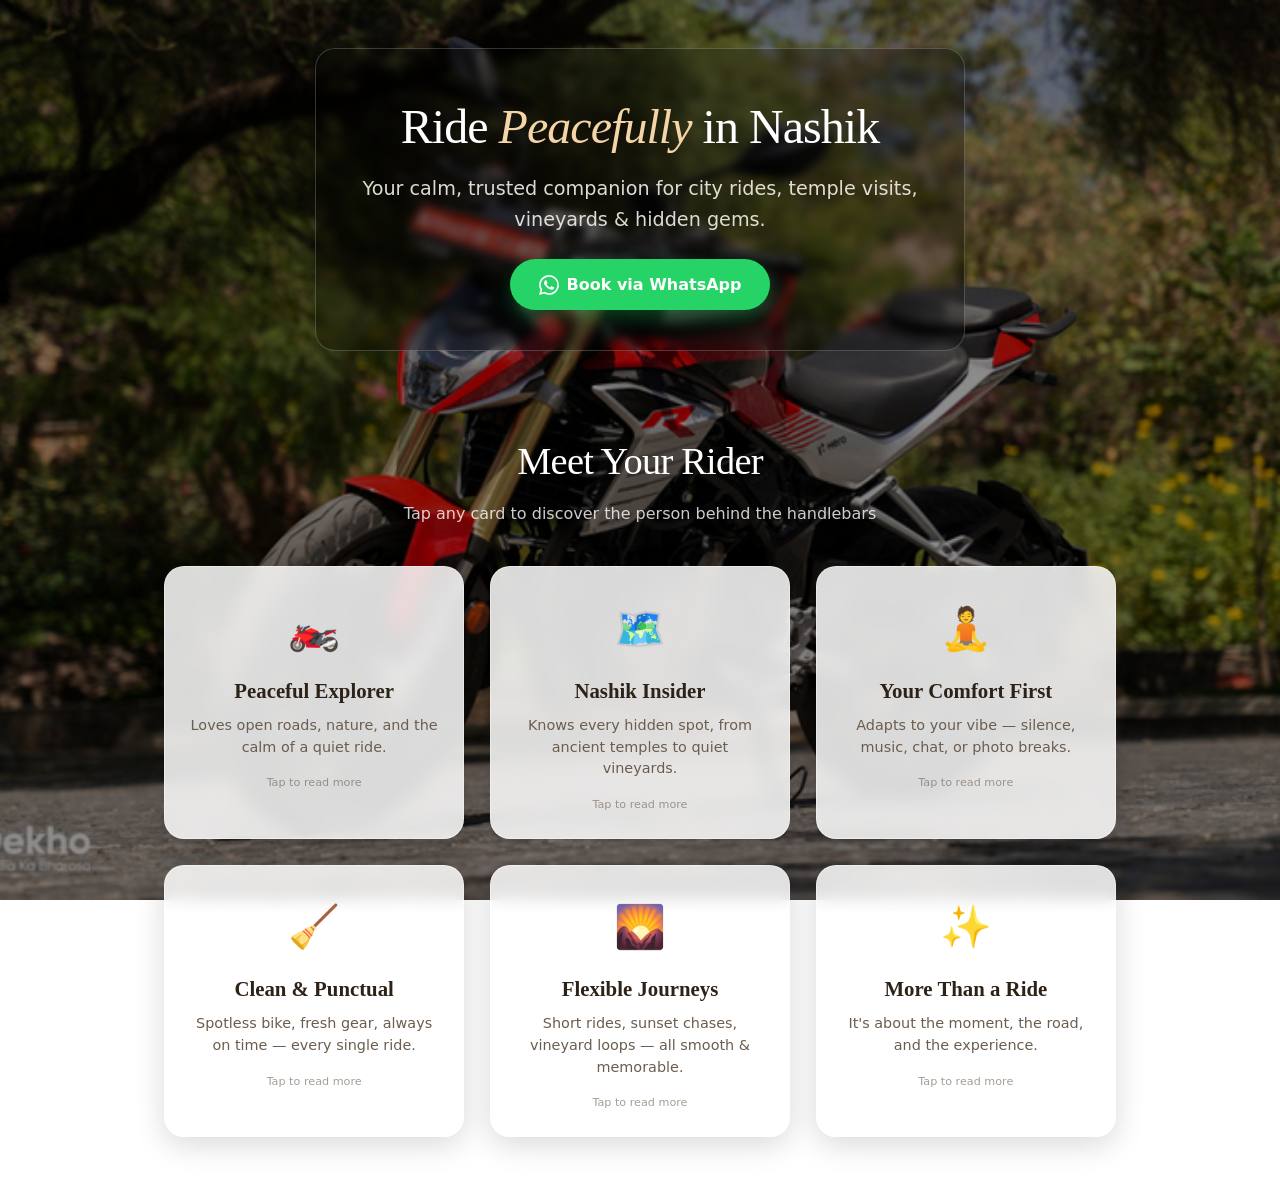
<file: rider.html>
<!DOCTYPE html>
<html lang="en">
<head>
    <meta charset="UTF-8">
    <meta name="viewport" content="width=device-width, initial-scale=1.0">
    <title>Vyankatesh Rides | Nashik – Your Peaceful Ride Companion</title>
    <style>
        :root {
            --primary: #c4823c;
            --primary-dark: #a05e1f;
            --primary-light: #f0d5b8;
            --accent: #2c5f4b;
            --text: #2d2218;
            --text-secondary: #6b5d4f;
            --text-light: #f5f0e8;
            --shadow-lg: 0 12px 40px rgba(0,0,0,0.15);
            --radius-sm: 12px;
            --radius: 20px;
            --font-heading: 'Georgia', 'Times New Roman', serif;
            --font-body: 'Inter', 'Segoe UI', system-ui, -apple-system, sans-serif;
        }

        * { margin: 0; padding: 0; box-sizing: border-box; }

        body {
            font-family: var(--font-body);
            color: var(--text);
            line-height: 1.6;
            position: relative;
            min-height: 10vh;
            /* 🔽 REPLACE THIS URL WITH YOUR OWN BACKGROUND IMAGE 🔽 */
            background: url("assets/images/image.png") no-repeat center center fixed;
            background-size: cover;
        }

        /* Dark overlay for readability */
        body::after {
            content: '';
            position: fixed;
            top: 0; left: 0; width: 100%; height: 100%;
            background: rgba(0, 0, 0, 0.45);
            z-index: 0;
            pointer-events: none;
        }

        .page-content {
            position: relative;
            z-index: 2;
            max-width: 1000px;
            margin: 0 auto;
            padding: 3rem 1.5rem 4rem;
            display: flex;
            flex-direction: column;
            align-items: center;
        }

        /* Hero / intro */
        .hero {
            text-align: center;
            color: var(--text-light);
            margin-bottom: 3rem;
            backdrop-filter: blur(4px);
            background: rgba(0,0,0,0.25);
            padding: 2.5rem 2rem;
            border-radius: var(--radius);
            border: 1px solid rgba(255,255,255,0.2);
            max-width: 650px;
        }

        .hero h1 {
            font-family: var(--font-heading);
            font-size: 3rem;
            font-weight: 400;
            letter-spacing: -0.02em;
            margin-bottom: 0.5rem;
            color: #fff;
        }
        .hero h1 span {
            color: #f5d5a8;
            font-style: italic;
        }
        .hero p {
            font-size: 1.2rem;
            opacity: 0.9;
            margin-bottom: 1.5rem;
        }
        .hero .btn-wa {
            display: inline-flex;
            align-items: center;
            gap: 0.5rem;
            background: #25d366;
            color: #fff;
            padding: 0.8rem 1.8rem;
            border-radius: 50px;
            font-weight: 600;
            text-decoration: none;
            box-shadow: 0 8px 20px rgba(37,211,102,0.3);
            transition: all 0.3s;
            font-family: var(--font-body);
        }
        .hero .btn-wa:hover {
            background: #1ebc59;
            transform: translateY(-2px);
            box-shadow: 0 12px 28px rgba(37,211,102,0.5);
        }

        /* Rider grid section */
        .rider-grid-wrapper {
            width: 100%;
            margin-top: 2rem;
        }
        .rider-grid-wrapper h2 {
            font-family: var(--font-heading);
            font-size: 2.4rem;
            font-weight: 400;
            text-align: center;
            color: #fff;
            margin-bottom: 0.5rem;
            letter-spacing: -0.02em;
        }
        .rider-grid-wrapper .subtitle {
            text-align: center;
            color: rgba(255,255,255,0.8);
            margin-bottom: 2.5rem;
            font-size: 1rem;
        }

        .rider-grid {
            display: grid;
            grid-template-columns: repeat(auto-fit, minmax(230px, 1fr));
            gap: 1.6rem;
        }

        .rider-card {
            background: rgba(255, 255, 255, 0.85);
            backdrop-filter: blur(8px);
            border-radius: var(--radius);
            padding: 1.8rem 1.4rem 1.5rem;
            box-shadow: 0 8px 30px rgba(0,0,0,0.15);
            border: 1px solid rgba(255,255,255,0.4);
            text-align: center;
            transition: all 0.35s ease;
            cursor: pointer;
            display: flex;
            flex-direction: column;
            align-items: center;
        }

        .rider-card:hover {
            transform: translateY(-6px);
            background: rgba(255,255,255,0.95);
            box-shadow: 0 20px 40px rgba(0,0,0,0.25);
        }

        .rider-icon {
            font-size: 2.6rem;
            margin-bottom: 0.7rem;
            transition: transform 0.3s;
        }
        .rider-card.expanded .rider-icon {
            transform: scale(1.1);
        }

        .rider-card h4 {
            font-family: var(--font-heading);
            font-size: 1.3rem;
            font-weight: 600;
            margin-bottom: 0.5rem;
            color: var(--text);
        }

        .rider-short {
            font-size: 0.9rem;
            color: var(--text-secondary);
            line-height: 1.5;
            margin-bottom: 0.4rem;
        }

        .rider-extra {
            max-height: 0;
            overflow: hidden;
            opacity: 0;
            transition: max-height 0.5s ease, opacity 0.3s ease, margin-top 0.3s ease;
            margin-top: 0;
            font-size: 0.9rem;
            color: #3e3a35;
            line-height: 1.7;
            text-align: left;
            background: rgba(255,255,255,0.7);
            border-radius: 12px;
            padding: 0 1rem;
            width: 100%;
        }

        .rider-card.expanded .rider-extra {
            max-height: 280px;
            opacity: 1;
            margin-top: 1rem;
            padding: 0.9rem 1rem;
        }

        .expand-hint {
            font-size: 0.7rem;
            color: #6b5d4f;
            margin-top: 0.6rem;
            opacity: 0.6;
            transition: opacity 0.3s;
        }
        .rider-card.expanded .expand-hint {
            opacity: 0;
        }

        @media (max-width: 600px) {
            .hero h1 { font-size: 2.2rem; }
            .rider-grid { grid-template-columns: 1fr; }
        }
    </style>
</head>
<body>
    <div class="page-content">
        <!-- Hero section with WhatsApp booking button -->
        <div class="hero">
            <h1>Ride <span>Peacefully</span> in Nashik</h1>
            <p>Your calm, trusted companion for city rides, temple visits, vineyards & hidden gems.</p>
            <a href="https://wa.me/919960340222?text=Hi%20Vyankatesh%2C%20I'd%20like%20to%20book%20a%20ride" class="btn-wa" target="_blank">
                <svg width="20" height="20" viewBox="0 0 24 24" fill="currentColor"><path d="M17.472 14.382c-.297-.149-1.758-.867-2.03-.967-.273-.099-.471-.148-.67.15-.197.297-.767.966-.94 1.164-.173.199-.347.223-.644.075-.297-.15-1.255-.463-2.39-1.475-.883-.788-1.48-1.761-1.653-2.059-.173-.297-.018-.458.13-.606.134-.133.298-.347.446-.52.149-.174.198-.298.298-.497.099-.198.05-.371-.025-.52-.075-.149-.669-1.612-.916-2.207-.242-.579-.487-.5-.669-.51-.173-.008-.371-.01-.57-.01-.198 0-.52.074-.792.372-.272.297-1.04 1.016-1.04 2.479 0 1.462 1.065 2.875 1.213 3.074.149.198 2.096 3.2 5.077 4.487.709.306 1.262.489 1.694.625.712.227 1.36.195 1.871.118.571-.085 1.758-.719 2.006-1.413.248-.694.248-1.289.173-1.413-.074-.124-.272-.198-.57-.347m-5.421 7.403h-.004a9.87 9.87 0 01-5.031-1.378l-.361-.214-3.741.982.998-3.648-.235-.374a9.86 9.86 0 01-1.51-5.26c.001-5.45 4.436-9.884 9.888-9.884 2.64 0 5.122 1.03 6.988 2.898a9.825 9.825 0 012.893 6.994c-.003 5.45-4.437 9.884-9.885 9.884m8.413-18.297A11.815 11.815 0 0012.05 0C5.495 0 .16 5.335.157 11.892c0 2.096.547 4.142 1.588 5.945L.057 24l6.305-1.654a11.882 11.882 0 005.683 1.448h.005c6.554 0 11.89-5.335 11.893-11.893a11.821 11.821 0 00-3.48-8.413z"/></svg>
                Book via WhatsApp
            </a>
        </div>

        <!-- Rider Cards Grid -->
        <div class="rider-grid-wrapper">
            <h2>Meet Your Rider</h2>
            <p class="subtitle">Tap any card to discover the person behind the handlebars</p>
            <div class="rider-grid">
                <div class="rider-card">
                    <span class="rider-icon">🏍️</span>
                    <h4>Peaceful Explorer</h4>
                    <p class="rider-short">Loves open roads, nature, and the calm of a quiet ride.</p>
                    <div class="rider-extra">
                        <p>I genuinely enjoy peaceful rides, open roads, and nature. Over the years, I’ve explored local routes, temples, vineyards, sunrise points, and mountain roads — places most visitors never see properly.</p>
                    </div>
                    <div class="expand-hint">Tap to read more</div>
                </div>
                <div class="rider-card">
                    <span class="rider-icon">🗺️</span>
                    <h4>Nashik Insider</h4>
                    <p class="rider-short">Knows every hidden spot, from ancient temples to quiet vineyards.</p>
                    <div class="rider-extra">
                        <p>I’ve uncovered quiet places, hidden sunset points, and secret chai stops that no map will show you. Whether you want a spiritual temple visit or a serene vineyard view, I’ll take you there effortlessly.</p>
                    </div>
                    <div class="expand-hint">Tap to read more</div>
                </div>
                <div class="rider-card">
                    <span class="rider-icon">🧘</span>
                    <h4>Your Comfort First</h4>
                    <p class="rider-short">Adapts to your vibe — silence, music, chat, or photo breaks.</p>
                    <div class="rider-extra">
                        <p>Some people love silence, others enjoy conversations or soft music. I adapt completely to the experience you want. Photo stops, scenic detours, or just a slow, calm cruise — it's all about your comfort.</p>
                    </div>
                    <div class="expand-hint">Tap to read more</div>
                </div>
                <div class="rider-card">
                    <span class="rider-icon">🧹</span>
                    <h4>Clean & Punctual</h4>
                    <p class="rider-short">Spotless bike, fresh gear, always on time — every single ride.</p>
                    <div class="rider-extra">
                        <p>I believe small things create the best journeys. A clean bike, a fresh helmet, respectful behaviour, and absolute punctuality are non‑negotiable for me. You’ll always find me ready and smiling.</p>
                    </div>
                    <div class="expand-hint">Tap to read more</div>
                </div>
                <div class="rider-card">
                    <span class="rider-icon">🌄</span>
                    <h4>Flexible Journeys</h4>
                    <p class="rider-short">Short rides, sunset chases, vineyard loops — all smooth & memorable.</p>
                    <div class="rider-extra">
                        <p>From a quick city drop to a relaxed vineyard tour, a temple visit or an evening sunset ride — every journey is tailored. I make sure your ride is smooth, comfortable, and memorable.</p>
                    </div>
                    <div class="expand-hint">Tap to read more</div>
                </div>
                <div class="rider-card">
                    <span class="rider-icon">✨</span>
                    <h4>More Than a Ride</h4>
                    <p class="rider-short">It's about the moment, the road, and the experience.</p>
                    <div class="rider-extra">
                        <p>I don’t see this as just transportation. I want you to feel relaxed, safe, and free. More than just a ride — the goal is to help you enjoy the experience, the road, and the moment. That’s my promise.</p>
                    </div>
                    <div class="expand-hint">Tap to read more</div>
                </div>
            </div>
        </div>
    </div>

    <script>
        (function() {
            const cards = document.querySelectorAll('.rider-card');
            cards.forEach(card => {
                card.addEventListener('click', function() {
                    this.classList.toggle('expanded');
                });
            });
        })();
    </script>
</body>
</html>
</file>
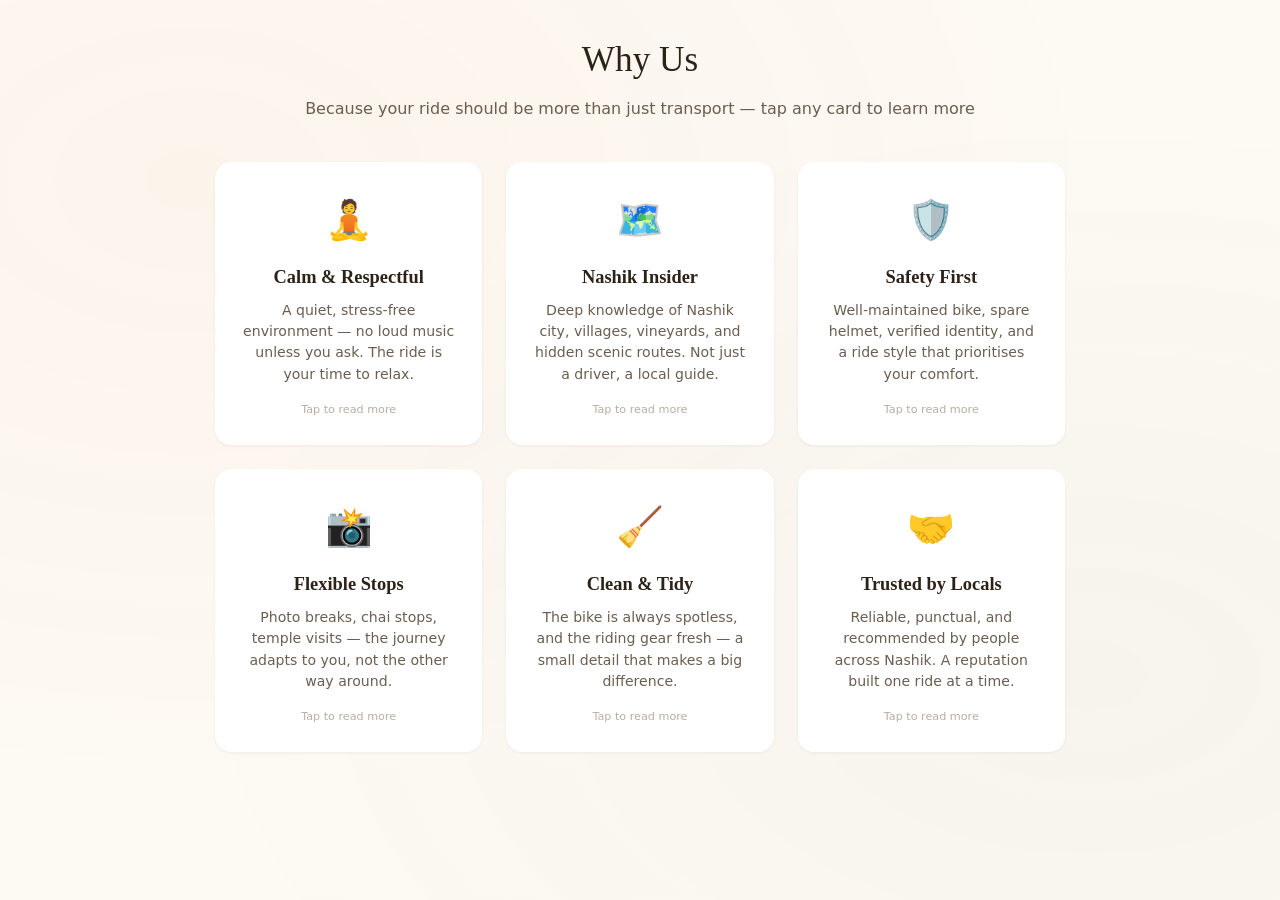
<file: Way-us.html>
<!DOCTYPE html>
<html lang="en">
<head>
    <meta charset="UTF-8">
    <meta name="viewport" content="width=device-width, initial-scale=1.0">
    <title>Why Vyankatesh Rides | Nashik</title>
    <style>
        :root {
            --bg: #fdf9f3;
            --surface: #ffffff;
            --surface-alt: #fef8f0;
            --primary: #c4823c;
            --primary-dark: #a05e1f;
            --primary-light: #f0d5b8;
            --accent: #2c5f4b;
            --accent-light: #e8f2ed;
            --text: #2d2218;
            --text-secondary: #6b5d4f;
            --text-muted: #9b8b78;
            --border: #e8ddd0;
            --shadow-sm: 0 1px 3px rgba(44, 24, 8, 0.06);
            --shadow-md: 0 4px 20px rgba(44, 24, 8, 0.08);
            --shadow-lg: 0 12px 40px rgba(44, 24, 8, 0.12);
            --radius-sm: 10px;
            --radius: 16px;
            --radius-lg: 24px;
            --font-heading: 'Georgia', 'Times New Roman', serif;
            --font-body: 'Inter', 'Segoe UI', system-ui, -apple-system, sans-serif;
        }

        * {
            margin: 0;
            padding: 0;
            box-sizing: border-box;
        }

        body {
            font-family: var(--font-body);
            background: var(--bg);
            color: var(--text);
            line-height: 1.6;
            display: flex;
            flex-direction: column;
            align-items: center;
            justify-content: flex-start;
            min-height: 100vh;
            padding: 2rem 1rem;
            position: relative;
        }

        body::before {
            content: '';
            position: fixed;
            top: 0;
            left: 0;
            width: 100%;
            height: 100%;
            pointer-events: none;
            z-index: 0;
            background: radial-gradient(ellipse at 15% 20%, rgba(196, 130, 60, 0.04) 0%, transparent 60%),
                radial-gradient(ellipse at 85% 75%, rgba(44, 95, 75, 0.03) 0%, transparent 60%);
        }

        .why-section {
            position: relative;
            z-index: 1;
            width: 100%;
            max-width: 850px;
            margin: 0 auto;
        }

        .why-section h2 {
            font-family: var(--font-heading);
            font-size: 2.2rem;
            font-weight: 400;
            text-align: center;
            margin-bottom: 0.5rem;
            color: var(--text);
        }

        .why-section .subtitle {
            text-align: center;
            color: var(--text-secondary);
            margin-bottom: 2.5rem;
            font-size: 1rem;
            font-weight: 400;
        }

        .why-grid {
            display: grid;
            grid-template-columns: repeat(auto-fit, minmax(220px, 1fr));
            gap: 1.5rem;
        }

        .why-card {
            background: var(--surface);
            border-radius: var(--radius);
            padding: 1.6rem 1.5rem;
            box-shadow: var(--shadow-sm);
            border: 1px solid transparent;
            text-align: center;
            transition: all 0.35s ease;
            cursor: pointer;
            position: relative;
            overflow: hidden;
        }

        .why-card:hover {
            transform: translateY(-5px);
            box-shadow: var(--shadow-lg);
            border-color: var(--border);
        }

        .why-icon {
            font-size: 2.4rem;
            margin-bottom: 0.8rem;
            display: block;
            transition: transform 0.3s ease;
        }

        .why-card.expanded .why-icon {
            transform: scale(1.1);
        }

        .why-card h4 {
            font-family: var(--font-heading);
            font-size: 1.15rem;
            font-weight: 600;
            margin-bottom: 0.5rem;
            color: var(--text);
        }

        .why-short {
            font-size: 0.88rem;
            color: var(--text-secondary);
            line-height: 1.5;
            margin-bottom: 0.4rem;
        }

        .why-extra {
            max-height: 0;
            overflow: hidden;
            opacity: 0;
            transition: max-height 0.5s ease, opacity 0.3s ease, margin-top 0.3s ease;
            margin-top: 0;
            font-size: 0.88rem;
            color: var(--text-secondary);
            line-height: 1.5;
            text-align: left;
            background: var(--surface-alt);
            border-radius: var(--radius-sm);
            padding: 0 1rem;
        }

        .why-card.expanded .why-extra {
            max-height: 200px;
            opacity: 1;
            margin-top: 1rem;
            padding: 0.8rem 1rem;
        }

        .expand-hint {
            font-size: 0.7rem;
            color: var(--text-muted);
            margin-top: 0.6rem;
            opacity: 0.7;
            transition: opacity 0.3s;
        }

        .why-card.expanded .expand-hint {
            opacity: 0;
        }

        @media (max-width: 600px) {
            .why-grid {
                grid-template-columns: 1fr;
                gap: 1rem;
            }
            .why-section h2 {
                font-size: 1.8rem;
            }
        }
    </style>
</head>
<body>
    <section class="why-section">
        <h2>Why Us</h2>
        <p class="subtitle">Because your ride should be more than just transport — tap any card to learn more</p>

        <div class="why-grid">
            <div class="why-card">
                <span class="why-icon">🧘</span>
                <h4>Calm & Respectful</h4>
                <p class="why-short">A quiet, stress-free environment — no loud music unless you ask. The ride is your time to relax.</p>
                <div class="why-extra">
                    <p>We understand that a ride can be a moment of peace. Whether you prefer silence, soft instrumental music, or just the wind — the atmosphere is entirely yours. Vyankatesh respects your mood and personal space at all times.</p>
                </div>
                <div class="expand-hint">Tap to read more</div>
            </div>

            <div class="why-card">
                <span class="why-icon">🗺️</span>
                <h4>Nashik Insider</h4>
                <p class="why-short">Deep knowledge of Nashik city, villages, vineyards, and hidden scenic routes. Not just a driver, a local guide.</p>
                <div class="why-extra">
                    <p>Born and raised in Nashik, Vyankatesh knows every shortcut, every viewpoint, every temple story. Want the best chai near Gangapur Dam or a quiet spot at Sula? You'll get recommendations no map can offer.</p>
                </div>
                <div class="expand-hint">Tap to read more</div>
            </div>

            <div class="why-card">
                <span class="why-icon">🛡️</span>
                <h4>Safety First</h4>
                <p class="why-short">Well-maintained bike, spare helmet, verified identity, and a ride style that prioritises your comfort.</p>
                <div class="why-extra">
                    <p>Your safety is non-negotiable. The bike undergoes regular checks, helmets are sanitised before every ride, and Vyankatesh's identity is verified. He rides at a speed you're comfortable with, always defensive and attentive.</p>
                </div>
                <div class="expand-hint">Tap to read more</div>
            </div>

            <div class="why-card">
                <span class="why-icon">📸</span>
                <h4>Flexible Stops</h4>
                <p class="why-short">Photo breaks, chai stops, temple visits — the journey adapts to you, not the other way around.</p>
                <div class="why-extra">
                    <p>Spotted a beautiful sunset? Want to stop for a quick vada pav? No problem. This isn't a fixed-route taxi — the ride bends to your whims, with no extra charges for spontaneous stops that make the journey memorable.</p>
                </div>
                <div class="expand-hint">Tap to read more</div>
            </div>

            <div class="why-card">
                <span class="why-icon">🧹</span>
                <h4>Clean & Tidy</h4>
                <p class="why-short">The bike is always spotless, and the riding gear fresh — a small detail that makes a big difference.</p>
                <div class="why-extra">
                    <p>A clean bike sets the tone for a pleasant ride. We take pride in presenting a sparkling machine and fresh gear every single time. It’s that little extra care that turns a simple ride into a premium experience.</p>
                </div>
                <div class="expand-hint">Tap to read more</div>
            </div>

            <div class="why-card">
                <span class="why-icon">🤝</span>
                <h4>Trusted by Locals</h4>
                <p class="why-short">Reliable, punctual, and recommended by people across Nashik. A reputation built one ride at a time.</p>
                <div class="why-extra">
                    <p>Word of mouth is our oldest marketing. Students, families, solo travellers — they all come back. Vyankatesh has built a circle of trust through consistency, kindness, and showing up when promised.</p>
                </div>
                <div class="expand-hint">Tap to read more</div>
            </div>
        </div>
    </section>

    <script>
        (function() {
            const whyCards = document.querySelectorAll('.why-card');
            whyCards.forEach(card => {
                card.addEventListener('click', function() {
                    // Toggle expanded state on the clicked card
                    this.classList.toggle('expanded');
                });
            });
        })();
    </script>
</body>
</html>
</file>
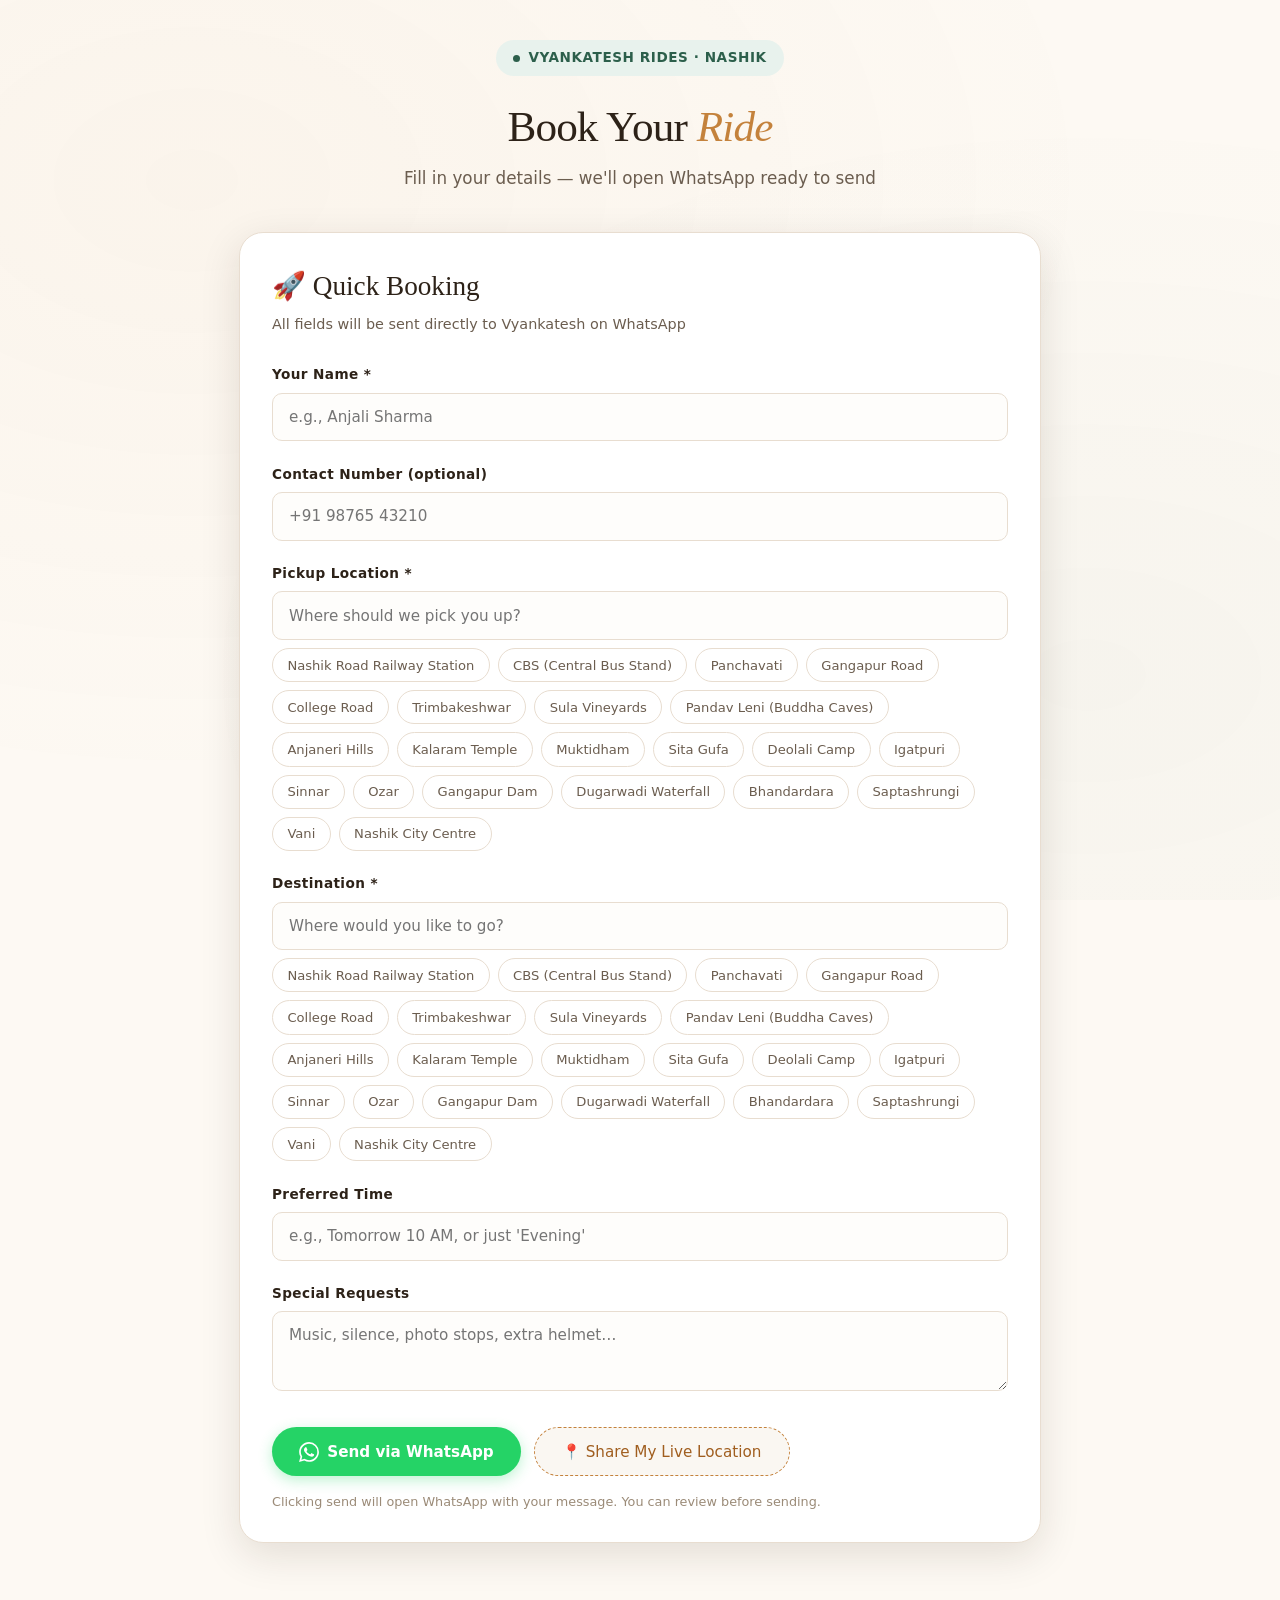
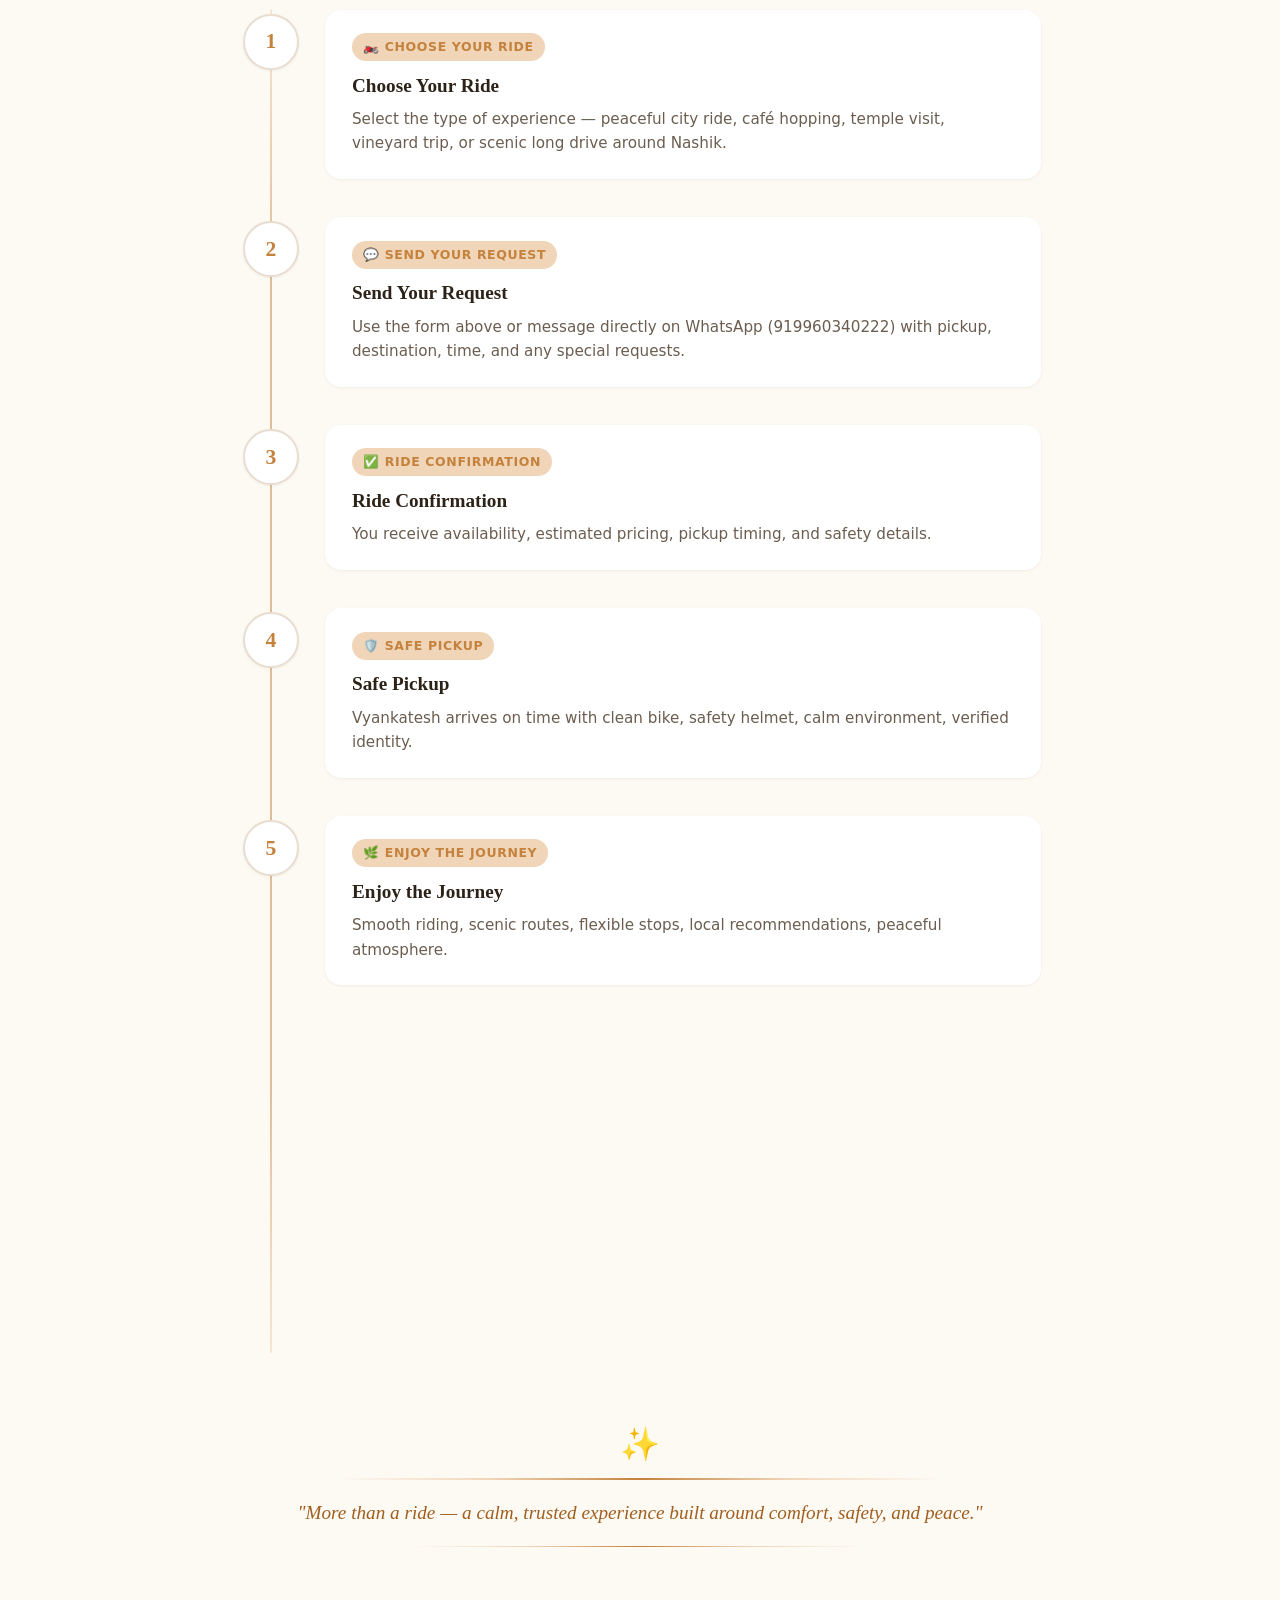
<file: Work.html>
<!DOCTYPE html>
<html lang="en">
<head>
    <meta charset="UTF-8">
    <meta name="viewport" content="width=device-width, initial-scale=1.0">
    <title>Book a Ride — Vyankatesh | Nashik</title>
    <style>
        :root {
            --bg: #fdf9f3;
            --surface: #ffffff;
            --surface-alt: #fef8f0;
            --primary: #c4823c;
            --primary-dark: #a05e1f;
            --primary-light: #f0d5b8;
            --accent: #2c5f4b;
            --accent-light: #e8f2ed;
            --text: #2d2218;
            --text-secondary: #6b5d4f;
            --text-muted: #9b8b78;
            --border: #e8ddd0;
            --shadow-sm: 0 1px 3px rgba(44, 24, 8, 0.06);
            --shadow-md: 0 4px 20px rgba(44, 24, 8, 0.08);
            --shadow-lg: 0 12px 40px rgba(44, 24, 8, 0.12);
            --radius-sm: 10px;
            --radius: 16px;
            --radius-lg: 24px;
            --font-heading: 'Georgia', 'Times New Roman', serif;
            --font-body: 'Inter', 'Segoe UI', system-ui, -apple-system, sans-serif;
        }

        * {
            margin: 0;
            padding: 0;
            box-sizing: border-box;
        }

        body {
            font-family: var(--font-body);
            background: var(--bg);
            color: var(--text);
            line-height: 1.6;
            overflow-x: hidden;
            position: relative;
        }

        body::before {
            content: '';
            position: fixed;
            top: 0;
            left: 0;
            width: 100%;
            height: 100%;
            pointer-events: none;
            z-index: 0;
            background: radial-gradient(ellipse at 15% 20%, rgba(196, 130, 60, 0.04) 0%, transparent 60%),
                radial-gradient(ellipse at 85% 75%, rgba(44, 95, 75, 0.03) 0%, transparent 60%);
        }

        .main-container {
            position: relative;
            z-index: 1;
            max-width: 850px;
            margin: 0 auto;
            padding: 2.5rem 1.5rem 4rem;
        }

        .header {
            text-align: center;
            margin-bottom: 2.5rem;
        }
        .header-badge {
            display: inline-flex;
            align-items: center;
            gap: 0.5rem;
            background: var(--accent-light);
            color: var(--accent);
            font-size: 0.85rem;
            font-weight: 600;
            letter-spacing: 0.04em;
            text-transform: uppercase;
            padding: 0.45rem 1.1rem;
            border-radius: 50px;
            margin-bottom: 1rem;
        }
        .header-badge .dot {
            width: 7px;
            height: 7px;
            background: var(--accent);
            border-radius: 50%;
            animation: pulse-dot 2s infinite;
        }
        .header h1 {
            font-family: var(--font-heading);
            font-size: clamp(2rem, 5vw, 2.7rem);
            font-weight: 400;
            color: var(--text);
            letter-spacing: -0.02em;
            margin-bottom: 0.25rem;
        }
        .header h1 span {
            color: var(--primary);
            font-style: italic;
        }
        .header .subtitle {
            font-size: 1.05rem;
            color: var(--text-secondary);
        }

        /* Booking Form Card */
        .booking-card {
            background: var(--surface);
            border-radius: var(--radius-lg);
            padding: 2rem 2rem 1.8rem;
            box-shadow: var(--shadow-lg);
            margin-bottom: 3rem;
            border: 1px solid var(--border);
            transition: all 0.3s ease;
        }
        .booking-card h2 {
            font-family: var(--font-heading);
            font-size: 1.7rem;
            font-weight: 400;
            color: var(--text);
            margin-bottom: 0.25rem;
        }
        .booking-card .form-subtitle {
            font-size: 0.9rem;
            color: var(--text-secondary);
            margin-bottom: 1.8rem;
        }

        .form-group {
            margin-bottom: 1.4rem;
        }
        .form-group label {
            display: block;
            font-weight: 600;
            font-size: 0.85rem;
            letter-spacing: 0.03em;
            color: var(--text);
            margin-bottom: 0.4rem;
        }
        .form-group input,
        .form-group textarea {
            width: 100%;
            padding: 0.9rem 1rem;
            border: 1.5px solid var(--border);
            border-radius: var(--radius-sm);
            font-family: var(--font-body);
            font-size: 0.95rem;
            background: #fefdfb;
            transition: 0.2s ease;
            outline: none;
            resize: vertical;
        }
        .form-group input:focus,
        .form-group textarea:focus {
            border-color: var(--primary);
            box-shadow: 0 0 0 3px rgba(196, 130, 60, 0.15);
            background: #fff;
        }
        .form-group textarea {
            min-height: 80px;
        }

        .location-chips {
            display: flex;
            flex-wrap: wrap;
            gap: 0.5rem;
            margin-top: 0.5rem;
        }
        .location-chip {
            background: #fff;
            border: 1px solid var(--border);
            padding: 0.35rem 0.9rem;
            border-radius: 50px;
            font-size: 0.82rem;
            font-weight: 500;
            color: var(--text-secondary);
            cursor: pointer;
            transition: all 0.2s ease;
            white-space: nowrap;
        }
        .location-chip:hover {
            background: var(--primary-light);
            border-color: var(--primary);
            color: var(--primary-dark);
        }
        .location-chip.active {
            background: var(--primary);
            border-color: var(--primary);
            color: #fff;
            font-weight: 600;
        }

        .btn-group {
            display: flex;
            flex-wrap: wrap;
            gap: 0.8rem;
            margin-top: 1.8rem;
            align-items: center;
        }
        .btn {
            display: inline-flex;
            align-items: center;
            gap: 0.5rem;
            padding: 0.9rem 1.7rem;
            border-radius: 50px;
            font-weight: 600;
            font-size: 0.95rem;
            border: none;
            cursor: pointer;
            transition: all 0.3s ease;
            text-decoration: none;
            background: #25d366;
            color: #fff;
            box-shadow: 0 4px 14px rgba(37, 211, 102, 0.3);
            border: none;
            font-family: var(--font-body);
        }
        .btn:hover {
            background: #1ebc59;
            box-shadow: 0 8px 22px rgba(37, 211, 102, 0.45);
            transform: translateY(-1px);
        }
        .btn-outline {
            background: transparent;
            border: 1.5px solid var(--primary);
            color: var(--primary-dark);
            box-shadow: none;
        }
        .btn-outline:hover {
            background: var(--primary-light);
            border-color: var(--primary-dark);
            transform: translateY(-1px);
            box-shadow: 0 4px 14px rgba(196, 130, 60, 0.15);
        }
        .live-location-btn {
            background: #faf7f2;
            border: 1.5px dashed var(--primary);
            color: var(--primary-dark);
            font-weight: 500;
            cursor: pointer;
        }
        .live-location-btn:hover {
            background: var(--primary-light);
        }
        .live-location-btn.sent {
            background: #e8f5e9;
            border-color: #2c5f4b;
            color: #2c5f4b;
        }

        /* Steps (How It Works) */
        .steps-container {
            position: relative;
            display: flex;
            flex-direction: column;
            gap: 0;
            margin-top: 1.5rem;
        }
        .steps-container::before {
            content: '';
            position: absolute;
            left: 31px;
            top: 18px;
            bottom: 18px;
            width: 2px;
            background: linear-gradient(to bottom, var(--primary-light), var(--primary) 20%, var(--primary) 80%, var(--primary-light));
            border-radius: 1px;
            z-index: 0;
            opacity: 0.5;
        }
        .step-card {
            position: relative;
            z-index: 1;
            display: flex;
            gap: 1.4rem;
            padding: 1.2rem 0;
            opacity: 0;
            transform: translateY(30px);
            transition: opacity 0.6s ease-out, transform 0.6s cubic-bezier(0.22, 0.61, 0.36, 1);
        }
        .step-card.visible {
            opacity: 1;
            transform: translateY(0);
        }
        .step-number-wrap {
            flex-shrink: 0;
            z-index: 2;
            width: 64px;
            height: 64px;
            display: flex;
            align-items: center;
            justify-content: center;
        }
        .step-number {
            width: 56px;
            height: 56px;
            border-radius: 50%;
            background: var(--surface);
            border: 2px solid var(--border);
            display: flex;
            align-items: center;
            justify-content: center;
            font-family: var(--font-heading);
            font-size: 1.35rem;
            font-weight: 700;
            color: var(--primary);
            transition: all 0.35s cubic-bezier(0.25, 0.8, 0.25, 1.2);
            box-shadow: var(--shadow-sm);
        }
        .step-card:hover .step-number {
            background: var(--primary);
            color: #fff;
            border-color: var(--primary);
            box-shadow: var(--shadow-lg), 0 0 0 10px rgba(196, 130, 60, 0.1);
            transform: scale(1.06);
        }
        .step-content {
            flex: 1;
            background: var(--surface);
            border-radius: var(--radius);
            padding: 1.4rem 1.6rem;
            box-shadow: var(--shadow-sm);
            border: 1px solid transparent;
            transition: all 0.35s ease;
            position: relative;
            overflow: hidden;
        }
        .step-card:hover .step-content {
            box-shadow: var(--shadow-md);
            border-color: var(--border);
            transform: translateX(4px);
        }
        .step-content::after {
            content: '';
            position: absolute;
            top: 0;
            left: 0;
            width: 4px;
            height: 100%;
            background: var(--primary);
            border-radius: 4px 0 0 4px;
            transform: scaleY(0);
            transform-origin: top;
            transition: transform 0.35s ease;
        }
        .step-card:hover .step-content::after {
            transform: scaleY(1);
        }
        .step-content h3 {
            font-family: var(--font-heading);
            font-size: 1.2rem;
            font-weight: 600;
            margin-bottom: 0.35rem;
        }
        .step-icon-label {
            display: inline-block;
            font-size: 0.78rem;
            font-weight: 600;
            text-transform: uppercase;
            letter-spacing: 0.05em;
            color: var(--primary);
            background: var(--primary-light);
            padding: 0.25rem 0.7rem;
            border-radius: 50px;
            margin-bottom: 0.6rem;
        }
        .step-content p,
        .step-content ul li {
            font-size: 0.95rem;
            color: var(--text-secondary);
            line-height: 1.6;
        }
        .step-content ul {
            list-style: none;
            padding: 0;
            margin: 0.5rem 0 0;
        }
        .step-content ul li {
            padding-left: 1.2rem;
            position: relative;
            margin-bottom: 0.2rem;
        }
        .step-content ul li::before {
            content: '•';
            position: absolute;
            left: 0;
            color: var(--primary);
            font-weight: 700;
        }

        .premium-line-wrap {
            margin-top: 3rem;
            text-align: center;
        }
        .premium-line {
            display: inline-block;
            font-family: var(--font-heading);
            font-size: 1.2rem;
            font-style: italic;
            color: var(--primary-dark);
            padding: 1.2rem 2rem;
            position: relative;
        }
        .premium-line::before,
        .premium-line::after {
            content: '';
            position: absolute;
            left: 50%;
            transform: translateX(-50%);
            height: 1.5px;
            border-radius: 1px;
            background: linear-gradient(to right, transparent, var(--primary-light), var(--primary), var(--primary-light), transparent);
        }
        .premium-line::before {
            top: 0;
            width: 80%;
        }
        .premium-line::after {
            bottom: 0;
            width: 60%;
        }
        .premium-icon {
            display: block;
            font-size: 2rem;
            margin-bottom: 0.5rem;
        }

        @keyframes pulse-dot {
            0%,
            100% {
                opacity: 1;
            }
            50% {
                opacity: 0.3;
            }
        }

        @media (max-width: 600px) {
            .main-container {
                padding: 1.5rem 1rem 3rem;
            }
            .booking-card {
                padding: 1.5rem 1.2rem;
            }
            .steps-container::before {
                left: 24px;
            }
            .step-number-wrap {
                width: 48px;
                height: 48px;
            }
            .step-number {
                width: 42px;
                height: 42px;
                font-size: 1.1rem;
            }
            .step-card {
                gap: 1rem;
            }
        }
    </style>
</head>
<body>
    <main class="main-container">
        <header class="header">
            <div class="header-badge"><span class="dot"></span> Vyankatesh Rides · Nashik</div>
            <h1>Book Your <span>Ride</span></h1>
            <p class="subtitle">Fill in your details — we'll open WhatsApp ready to send</p>
        </header>

        <!-- Booking Form -->
        <section class="booking-card" id="bookingFormCard">
            <h2>🚀 Quick Booking</h2>
            <p class="form-subtitle">All fields will be sent directly to Vyankatesh on WhatsApp</p>

            <div class="form-group">
                <label>Your Name *</label>
                <input type="text" id="customerName" placeholder="e.g., Anjali Sharma" required>
            </div>
            <div class="form-group">
                <label>Contact Number (optional)</label>
                <input type="tel" id="customerContact" placeholder="+91 98765 43210">
            </div>
            <div class="form-group">
                <label>Pickup Location *</label>
                <input type="text" id="pickupLocation" placeholder="Where should we pick you up?" required>
                <div class="location-chips" id="pickupChips">
                    <!-- chips injected via JS -->
                </div>
            </div>
            <div class="form-group">
                <label>Destination *</label>
                <input type="text" id="destination" placeholder="Where would you like to go?" required>
                <div class="location-chips" id="destChips">
                    <!-- chips injected via JS -->
                </div>
            </div>
            <div class="form-group">
                <label>Preferred Time</label>
                <input type="text" id="preferredTime" placeholder="e.g., Tomorrow 10 AM, or just 'Evening'">
            </div>
            <div class="form-group">
                <label>Special Requests</label>
                <textarea id="specialRequests" placeholder="Music, silence, photo stops, extra helmet…"></textarea>
            </div>

            <div class="btn-group">
                <button type="button" class="btn" id="sendWhatsAppBtn">
                    <svg width="20" height="20" viewBox="0 0 24 24" fill="currentColor"><path d="M17.472 14.382c-.297-.149-1.758-.867-2.03-.967-.273-.099-.471-.148-.67.15-.197.297-.767.966-.94 1.164-.173.199-.347.223-.644.075-.297-.15-1.255-.463-2.39-1.475-.883-.788-1.48-1.761-1.653-2.059-.173-.297-.018-.458.13-.606.134-.133.298-.347.446-.52.149-.174.198-.298.298-.497.099-.198.05-.371-.025-.52-.075-.149-.669-1.612-.916-2.207-.242-.579-.487-.5-.669-.51-.173-.008-.371-.01-.57-.01-.198 0-.52.074-.792.372-.272.297-1.04 1.016-1.04 2.479 0 1.462 1.065 2.875 1.213 3.074.149.198 2.096 3.2 5.077 4.487.709.306 1.262.489 1.694.625.712.227 1.36.195 1.871.118.571-.085 1.758-.719 2.006-1.413.248-.694.248-1.289.173-1.413-.074-.124-.272-.198-.57-.347m-5.421 7.403h-.004a9.87 9.87 0 01-5.031-1.378l-.361-.214-3.741.982.998-3.648-.235-.374a9.86 9.86 0 01-1.51-5.26c.001-5.45 4.436-9.884 9.888-9.884 2.64 0 5.122 1.03 6.988 2.898a9.825 9.825 0 012.893 6.994c-.003 5.45-4.437 9.884-9.885 9.884m8.413-18.297A11.815 11.815 0 0012.05 0C5.495 0 .16 5.335.157 11.892c0 2.096.547 4.142 1.588 5.945L.057 24l6.305-1.654a11.882 11.882 0 005.683 1.448h.005c6.554 0 11.89-5.335 11.893-11.893a11.821 11.821 0 00-3.48-8.413z"/></svg>
                    Send via WhatsApp
                </button>
                <button type="button" class="btn btn-outline live-location-btn" id="liveLocationBtn">
                    📍 Share My Live Location
                </button>
            </div>
            <p style="font-size:0.8rem; margin-top:1rem; color:var(--text-muted);">
                Clicking send will open WhatsApp with your message. You can review before sending.
            </p>
        </section>

        <!-- How It Works Steps -->
        <div class="steps-container" id="stepsContainer">
            <article class="step-card" data-step="1">
                <div class="step-number-wrap"><div class="step-number">1</div></div>
                <div class="step-content">
                    <span class="step-icon-label">🏍️ Choose Your Ride</span>
                    <h3>Choose Your Ride</h3>
                    <p>Select the type of experience — peaceful city ride, café hopping, temple visit, vineyard trip, or scenic long drive around Nashik.</p>
                </div>
            </article>
            <article class="step-card" data-step="2">
                <div class="step-number-wrap"><div class="step-number">2</div></div>
                <div class="step-content">
                    <span class="step-icon-label">💬 Send Your Request</span>
                    <h3>Send Your Request</h3>
                    <p>Use the form above or message directly on WhatsApp (919960340222) with pickup, destination, time, and any special requests.</p>
                </div>
            </article>
            <article class="step-card" data-step="3">
                <div class="step-number-wrap"><div class="step-number">3</div></div>
                <div class="step-content">
                    <span class="step-icon-label">✅ Ride Confirmation</span>
                    <h3>Ride Confirmation</h3>
                    <p>You receive availability, estimated pricing, pickup timing, and safety details.</p>
                </div>
            </article>
            <article class="step-card" data-step="4">
                <div class="step-number-wrap"><div class="step-number">4</div></div>
                <div class="step-content">
                    <span class="step-icon-label">🛡️ Safe Pickup</span>
                    <h3>Safe Pickup</h3>
                    <p>Vyankatesh arrives on time with clean bike, safety helmet, calm environment, verified identity.</p>
                </div>
            </article>
            <article class="step-card" data-step="5">
                <div class="step-number-wrap"><div class="step-number">5</div></div>
                <div class="step-content">
                    <span class="step-icon-label">🌿 Enjoy the Journey</span>
                    <h3>Enjoy the Journey</h3>
                    <p>Smooth riding, scenic routes, flexible stops, local recommendations, peaceful atmosphere.</p>
                </div>
            </article>
            <article class="step-card" data-step="6">
                <div class="step-number-wrap"><div class="step-number">6</div></div>
                <div class="step-content">
                    <span class="step-icon-label">🏁 Reach Safely</span>
                    <h3>Reach Safely</h3>
                    <p>Drop-off at your destination with complete comfort and safety support.</p>
                </div>
            </article>
            <article class="step-card" data-step="7">
                <div class="step-number-wrap"><div class="step-number">7</div></div>
                <div class="step-content">
                    <span class="step-icon-label">🔁 Stay Connected</span>
                    <h3>Stay Connected</h3>
                    <p>Need another ride? Message directly on WhatsApp for priority support.</p>
                </div>
            </article>
        </div>

        <div class="premium-line-wrap">
            <span class="premium-icon">✨</span>
            <p class="premium-line">"More than a ride — a calm, trusted experience built around comfort, safety, and peace."</p>
        </div>
    </main>

    <script>
        (function() {
            // ── WhatsApp number ──────────────────────────────────────
            const WHATSAPP_NUMBER = '919960340222'; // +91 9960340222

            // ── Nashik and nearby locations ──────────────────────────
            const nashikLocations = [
                "Nashik Road Railway Station",
                "CBS (Central Bus Stand)",
                "Panchavati",
                "Gangapur Road",
                "College Road",
                "Trimbakeshwar",
                "Sula Vineyards",
                "Pandav Leni (Buddha Caves)",
                "Anjaneri Hills",
                "Kalaram Temple",
                "Muktidham",
                "Sita Gufa",
                "Deolali Camp",
                "Igatpuri",
                "Sinnar",
                "Ozar",
                "Gangapur Dam",
                "Dugarwadi Waterfall",
                "Bhandardara",
                "Saptashrungi",
                "Vani",
                "Nashik City Centre"
            ];

            // ── Populate location chips ──────────────────────────────
            function populateChips(containerId, targetInputId) {
                const container = document.getElementById(containerId);
                if (!container) return;
                container.innerHTML = '';
                nashikLocations.forEach(loc => {
                    const chip = document.createElement('span');
                    chip.className = 'location-chip';
                    chip.textContent = loc;
                    chip.addEventListener('click', function(e) {
                        e.stopPropagation();
                        const input = document.getElementById(targetInputId);
                        if (input) {
                            input.value = loc;
                            // Optional: highlight active chip
                            container.querySelectorAll('.location-chip').forEach(c => c.classList.remove('active'));
                            this.classList.add('active');
                        }
                    });
                    container.appendChild(chip);
                });
            }
            populateChips('pickupChips', 'pickupLocation');
            populateChips('destChips', 'destination');

            // ── Form elements ────────────────────────────────────────
            const nameInput = document.getElementById('customerName');
            const contactInput = document.getElementById('customerContact');
            const pickupInput = document.getElementById('pickupLocation');
            const destInput = document.getElementById('destination');
            const timeInput = document.getElementById('preferredTime');
            const specialInput = document.getElementById('specialRequests');
            const sendBtn = document.getElementById('sendWhatsAppBtn');
            const liveBtn = document.getElementById('liveLocationBtn');
            let liveCoordinates = null; // { lat, lon }

            // ── Compose WhatsApp message ─────────────────────────────
            function composeMessage() {
                const name = nameInput.value.trim() || '[Name not provided]';
                const contact = contactInput.value.trim() || '[Not provided]';
                const pickup = pickupInput.value.trim() || '[Pickup location missing]';
                const destination = destInput.value.trim() || '[Destination missing]';
                const time = timeInput.value.trim() || '[Flexible]';
                const special = specialInput.value.trim() || 'None';

                let msg = `Hello Vyankatesh, I'd like to book a ride.%0A%0A`;
                msg += `👤 Name: ${name}%0A`;
                msg += `📞 Contact: ${contact}%0A`;
                msg += `📍 Pickup: ${pickup}%0A`;
                msg += `🏁 Destination: ${destination}%0A`;
                msg += `🕒 Preferred Time: ${time}%0A`;
                msg += `📝 Special Requests: ${special}%0A`;

                if (liveCoordinates) {
                    msg += `%0A🌍 Live Pickup Location:%0Ahttps://maps.google.com/?q=${liveCoordinates.lat},${liveCoordinates.lon}`;
                }

                msg += `%0A%0AThank you!`;
                return msg;
            }

            // ── Open WhatsApp ────────────────────────────────────────
            function openWhatsApp() {
                const message = composeMessage();
                const url = `https://wa.me/${WHATSAPP_NUMBER}?text=${message}`;
                window.open(url, '_blank');
            }

            // ── Send button click ────────────────────────────────────
            sendBtn.addEventListener('click', function(e) {
                e.preventDefault();
                if (!pickupInput.value.trim() || !destInput.value.trim()) {
                    alert('Please fill at least Pickup Location and Destination.');
                    pickupInput.focus();
                    return;
                }
                openWhatsApp();
            });

            // ── Live Location button ─────────────────────────────────
            liveBtn.addEventListener('click', function() {
                if (!navigator.geolocation) {
                    alert('Geolocation is not supported by your browser. Please type your pickup address manually.');
                    return;
                }

                liveBtn.textContent = '📍 Getting location...';
                liveBtn.disabled = true;

                navigator.geolocation.getCurrentPosition(
                    function(position) {
                        const lat = position.coords.latitude;
                        const lon = position.coords.longitude;
                        liveCoordinates = { lat, lon };

                        // Optionally update pickup field with a note
                        const currentPickup = pickupInput.value;
                        if (!currentPickup.includes('Live:')) {
                            pickupInput.value = currentPickup ? currentPickup + ' (Live location attached)' : 'Live location attached';
                        }

                        liveBtn.textContent = '✅ Location Captured';
                        liveBtn.classList.add('sent');
                        liveBtn.disabled = false;
                        // Flash notification style
                        setTimeout(() => {
                            if (liveBtn.classList.contains('sent')) {
                                liveBtn.textContent = '📍 Share My Live Location';
                                liveBtn.classList.remove('sent');
                            }
                        }, 3000);
                    },
                    function(error) {
                        alert('Unable to retrieve location. Please allow location access or enter address manually.');
                        liveBtn.textContent = '📍 Share My Live Location';
                        liveBtn.disabled = false;
                        console.error(error);
                    }, {
                        enableHighAccuracy: true,
                        timeout: 10000
                    }
                );
            });

            // ── Step card reveal animation ───────────────────────────
            const stepCards = document.querySelectorAll('.step-card');
            const observer = new IntersectionObserver((entries) => {
                entries.forEach(entry => {
                    if (entry.isIntersecting) {
                        const card = entry.target;
                        const stepNum = parseInt(card.dataset.step) || 0;
                        setTimeout(() => card.classList.add('visible'), stepNum * 80);
                        observer.unobserve(card);
                    }
                });
            }, { rootMargin: '0px 0px -50px 0px', threshold: 0.1 });
            stepCards.forEach(card => observer.observe(card));

            // Show any visible on load
            window.addEventListener('load', () => {
                stepCards.forEach(card => {
                    const rect = card.getBoundingClientRect();
                    if (rect.top < window.innerHeight && rect.bottom > 0) {
                        const stepNum = parseInt(card.dataset.step) || 0;
                        setTimeout(() => card.classList.add('visible'), stepNum * 80);
                    }
                });
            });
        })();
    </script>
</body>
</html>
</file>
